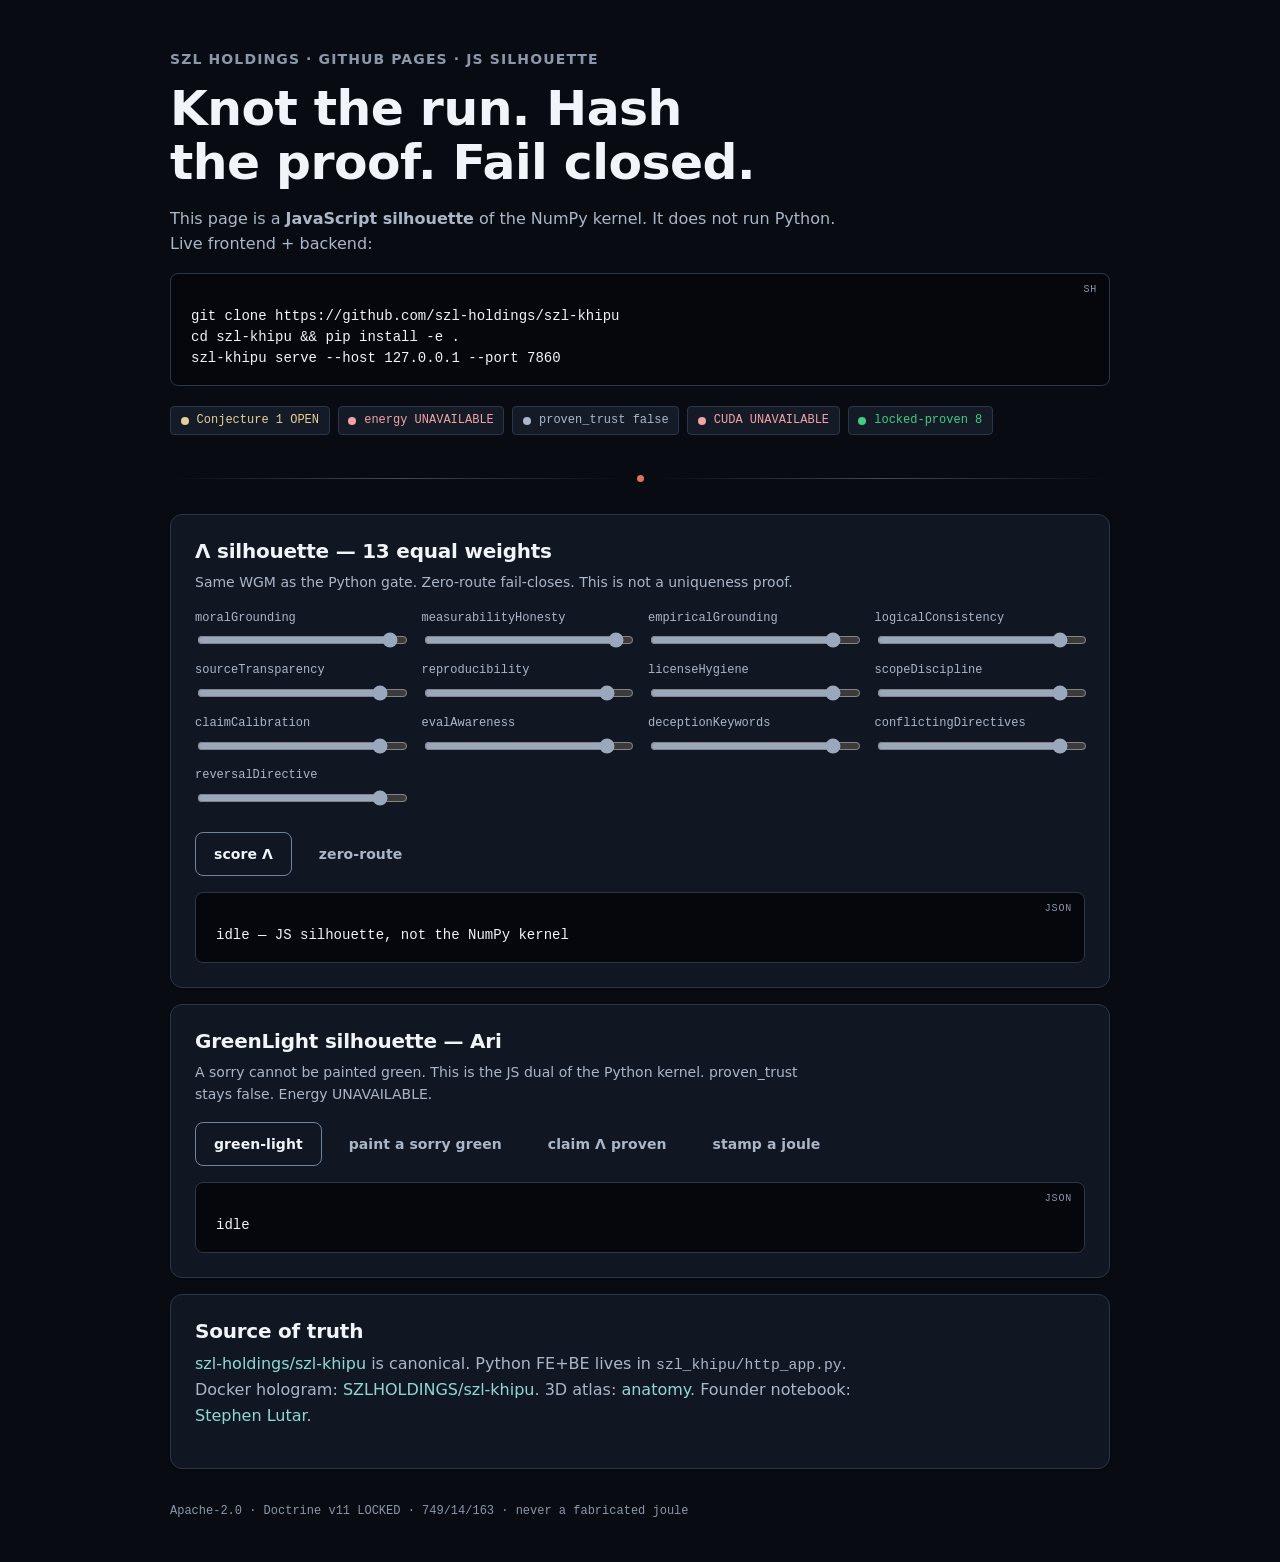
<file: docs/index.html>
<!doctype html>
<html lang="en">
<head>
<meta charset="utf-8">
<meta name="viewport" content="width=device-width,initial-scale=1">
<meta name="color-scheme" content="dark">
<title>SZL KHIPU — knot · hash · fail closed</title>
<meta name="description" content="GitHub Pages silhouette of the Python khipu. Live kernels: clone and szl-khipu serve. Λ is Conjecture 1 OPEN. Energy UNAVAILABLE.">
<link rel="stylesheet" href="./szl/szl-design-system.css">
<style>
/* SZL KANCHAY (founder direction), dark docs surface. Tokens and classes come
   from szl-design-system.css; no color or font literals here. */
*{box-sizing:border-box}
.skip-link:focus{min-height:var(--target-size-coarse);display:inline-flex;align-items:center}
header{max-width:980px;margin:0 auto;padding:var(--space-12) var(--space-5) 0}
header .eyebrow{margin:0}
h1{margin:var(--space-3) 0 var(--space-4);font-size:clamp(var(--text-2xl),6vw,var(--text-4xl));text-wrap:balance}
.lede{max-width:var(--measure);color:var(--text-sub);text-wrap:pretty}
.chips{display:flex;flex-wrap:wrap;gap:var(--space-2);margin:var(--space-5) 0 0}
.orbit-rule{margin:var(--space-10) 0 var(--space-8)}
.card{min-width:0}
.card .lede{font-size:var(--text-sm)}
label{font:var(--weight-regular) var(--text-xs)/1.4 var(--font-mono);color:var(--text-sub);overflow-wrap:anywhere}
input[type=range]{width:min(100%,16rem);min-height:var(--target-size-min);accent-color:var(--color-silver-300)}
@media (pointer:coarse){input[type=range]{min-height:var(--target-size-coarse)}}
.actions{display:flex;flex-wrap:wrap;gap:var(--space-2);align-items:center;margin:var(--space-4) 0 0}
.actions .btn{min-block-size:var(--target-size-coarse)}
.code{margin:var(--space-4) 0 0;white-space:pre-wrap;overflow-wrap:anywhere}
footer{max-width:980px;margin:0 auto;padding:var(--space-8) var(--space-5) var(--space-10);font:var(--weight-regular) var(--text-xs)/1.7 var(--font-mono);color:var(--text-ghost)}
@media (prefers-reduced-motion:reduce){*{transition:none!important}}
header .code{margin:var(--space-4) 0 0}
main{max-width:980px;margin:0 auto;padding:0 var(--space-5) var(--space-8);display:grid;gap:var(--space-4)}
.axes{display:grid;grid-template-columns:repeat(auto-fit,minmax(200px,1fr));gap:var(--space-1) var(--space-4)}
footer{padding-top:0}
</style>
</head>
<body>
<a class="skip-link" href="#main">Skip to content</a>
<header>
  <div class="eyebrow">SZL Holdings · GitHub Pages · JS silhouette</div>
  <h1>Knot the run. Hash the proof. Fail closed.</h1>
  <p class="lede">This page is a <strong>JavaScript silhouette</strong> of the NumPy kernel. It does not run Python. Live frontend + backend:</p>
  <pre class="code" data-lang="sh">git clone https://github.com/szl-holdings/szl-khipu
cd szl-khipu && pip install -e .
szl-khipu serve --host 127.0.0.1 --port 7860</pre>
  <div class="chips">
  <span class="chip chip-conjecture">Conjecture 1 OPEN</span>
  <span class="chip chip-unavailable">energy UNAVAILABLE</span>
  <span class="chip">proven_trust false</span>
  <span class="chip chip-unavailable">CUDA UNAVAILABLE</span>
  <span class="chip chip-proven">locked-proven 8</span>
  </div>
  <div class="orbit-rule" aria-hidden="true"><span class="orbit-rule__node"></span></div>
</header>
<main id="main">
  <section class="card">
    <h2 class="card-title">Λ silhouette — 13 equal weights</h2>
    <p class="lede">Same WGM as the Python gate. Zero-route fail-closes. This is not a uniqueness proof.</p>
    <div class="axes" id="axes"></div>
    <p class="actions"><button type="button" class="btn btn-secondary" id="score">score Λ</button> <button type="button" class="btn btn-ghost" id="zero">zero-route</button></p>
    <pre class="code" data-lang="json" id="out">idle — JS silhouette, not the NumPy kernel</pre>
  </section>
  <section class="card">
    <h2 class="card-title">GreenLight silhouette — Ari</h2>
    <p class="lede">A sorry cannot be painted green. This is the JS dual of the Python kernel. proven_trust stays false. Energy UNAVAILABLE.</p>
    <p class="actions">
      <button type="button" class="btn btn-secondary" id="g-ok">green-light</button>
      <button type="button" class="btn btn-ghost" id="g-sorry">paint a sorry green</button>
      <button type="button" class="btn btn-ghost" id="g-claim">claim Λ proven</button>
      <button type="button" class="btn btn-ghost" id="g-joule">stamp a joule</button>
    </p>
    <pre class="code" data-lang="json" id="gout">idle</pre>
  </section>
  <section class="card">
    <h2 class="card-title">Source of truth</h2>
    <p><a href="https://github.com/szl-holdings/szl-khipu">szl-holdings/szl-khipu</a> is canonical. Python FE+BE lives in <code>szl_khipu/http_app.py</code>. Docker hologram: <a href="https://huggingface.co/spaces/SZLHOLDINGS/szl-khipu">SZLHOLDINGS/szl-khipu</a>. 3D atlas: <a href="https://github.com/szl-holdings/anatomy">anatomy</a>. Founder notebook: <a href="https://stephenlutar2-hash.github.io/founder-page/">Stephen Lutar</a>.</p>
  </section>
</main>
<footer>Apache-2.0 · Doctrine v11 LOCKED · 749/14/163 · never a fabricated joule</footer>
<script>
const N=["moralGrounding","measurabilityHonesty","empiricalGrounding","logicalConsistency","sourceTransparency","reproducibility","licenseHygiene","scopeDiscipline","claimCalibration","evalAwareness","deceptionKeywords","conflictingDirectives","reversalDirective"];
const F=[0.95,0.95,0.9,0.9,0.9,0.9,0.9,0.9,0.9,0.9,0.9,0.9,0.9];
const box=document.getElementById("axes");
box.innerHTML=N.map((n,i)=>`<label>${n}<br><input data-i="${i}" type="range" min="0" max="1" step="0.01" value="${F[i]}"></label>`).join("");
function wgm(x){
  if(x.some(v=>!Number.isFinite(v)||v<=0)) return 0;
  const w=1/x.length, log=x.reduce((s,v)=>s+w*Math.log(v),0), v=Math.exp(log);
  return Number.isFinite(v)?v:0;
}
function read(){return [...box.querySelectorAll("input")].map(el=>Number(el.value))}
function dump(v, blocked, note){
  document.getElementById("out").textContent=JSON.stringify({value:v,blocked,reason:note,proven_trust:false,energy_status:"UNAVAILABLE",conjecture_1:"OPEN",kind:"js-silhouette"},null,2);
}
document.getElementById("score").onclick=()=>{const x=read(),v=wgm(x);dump(v,v===0,v===0?"zero-routed":"advisory pass — uniqueness remains Conjecture 1 OPEN")};
document.getElementById("zero").onclick=()=>{box.querySelector("input").value=0;document.getElementById("score").click()};
function green(paint, claim, joule){
  const checks=[
    {id:"sorry",ok:paint!==1,detail:paint===1?"BLOCKED · a sorry cannot be painted green":"sorry stays sorry · locked-8 is 8, not 21"},
    {id:"conjecture1",ok:claim!==1,detail:claim===1?"BLOCKED · proven_trust cannot be true while Λ is Conjecture 1":"proven_trust locked false · uniqueness OPEN"},
    {id:"energy",ok:joule!==1,detail:joule===1?"BLOCKED · fabricated joule · energy UNAVAILABLE":"energy UNAVAILABLE · never a fabricated joule"}
  ];
  const blocked=checks.some(c=>!c.ok);
  document.getElementById("gout").textContent=JSON.stringify({
    blocked, greenlit:!blocked, proven_trust:false, energy:"UNAVAILABLE", conjecture_1:"OPEN",
    reason: blocked ? checks.find(c=>!c.ok).detail : "GREEN-LIGHT · LIVE bound · proven_trust false · energy UNAVAILABLE",
    checks, kind:"js-silhouette"
  },null,2);
}
document.getElementById("g-ok").onclick=()=>green(0,0,0);
document.getElementById("g-sorry").onclick=()=>green(1,0,0);
document.getElementById("g-claim").onclick=()=>green(0,1,0);
document.getElementById("g-joule").onclick=()=>green(0,0,1);

</script>
</body>
</html>
</file>
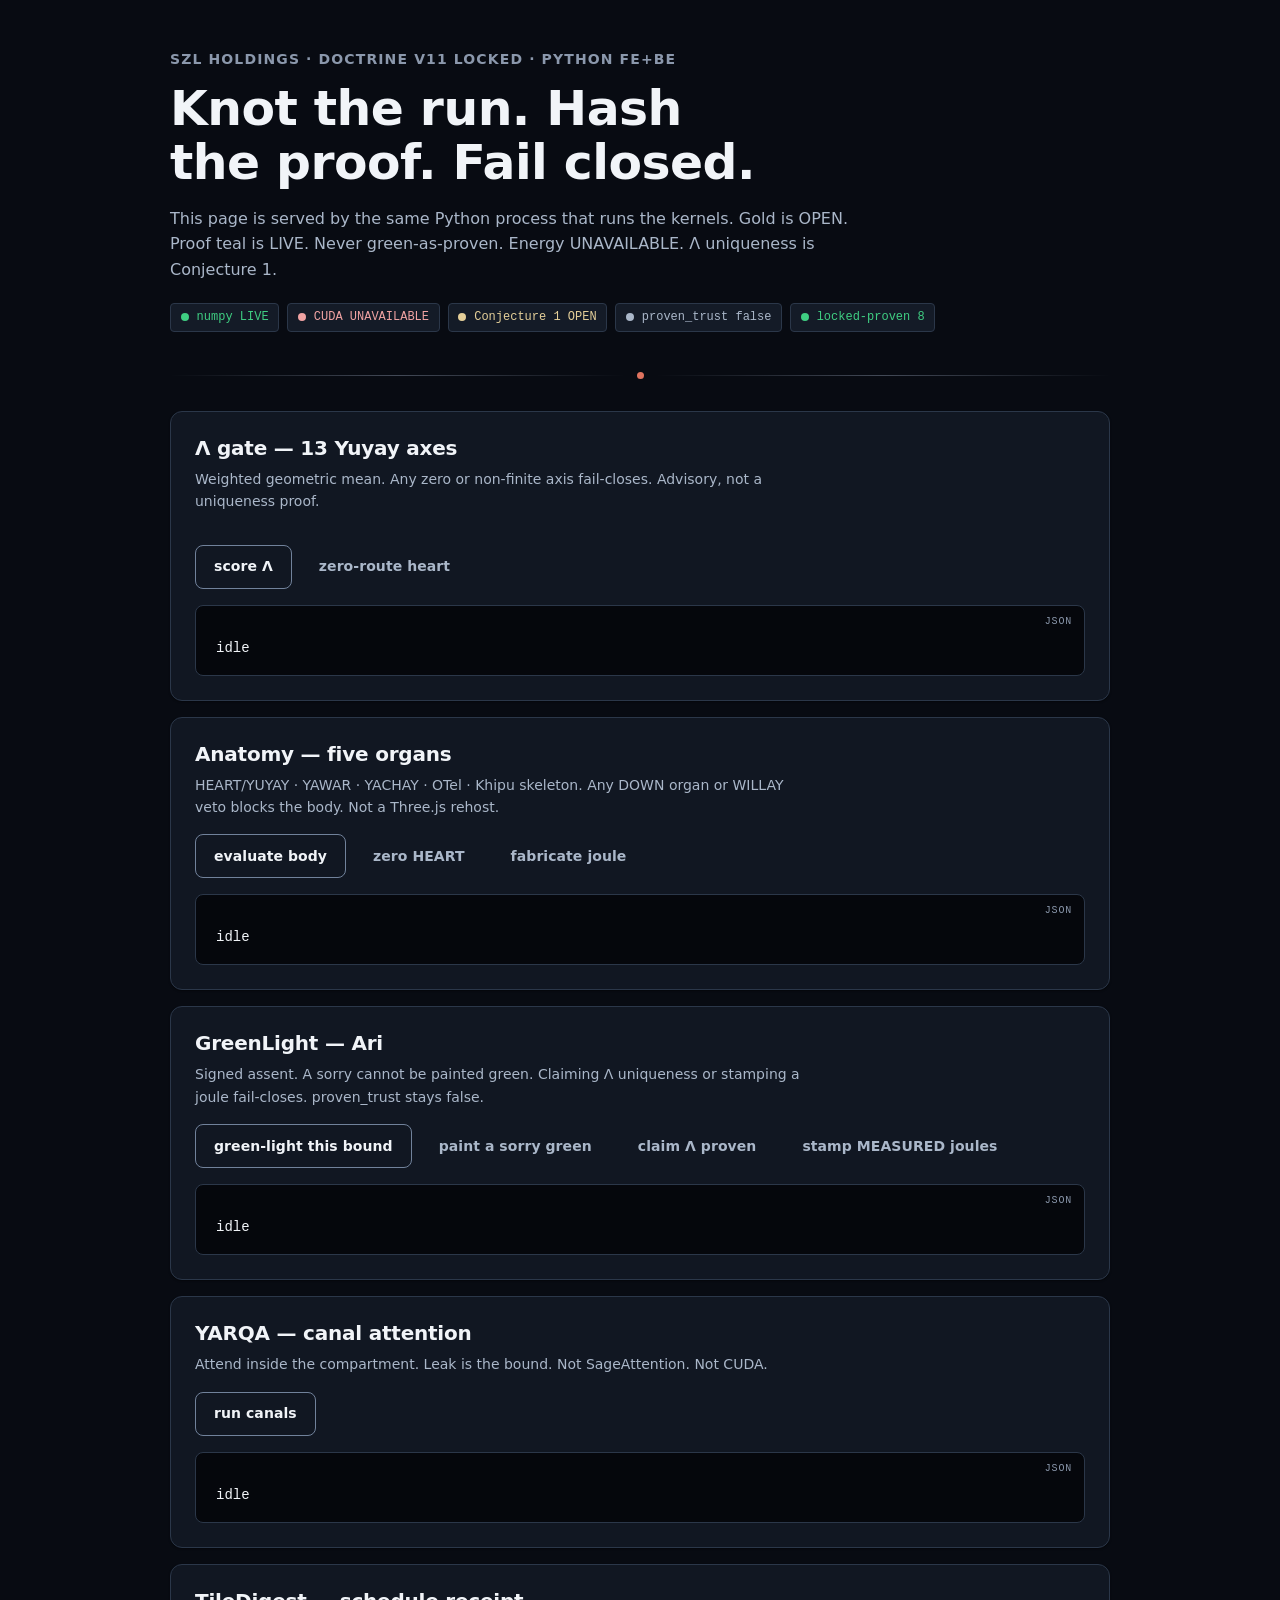
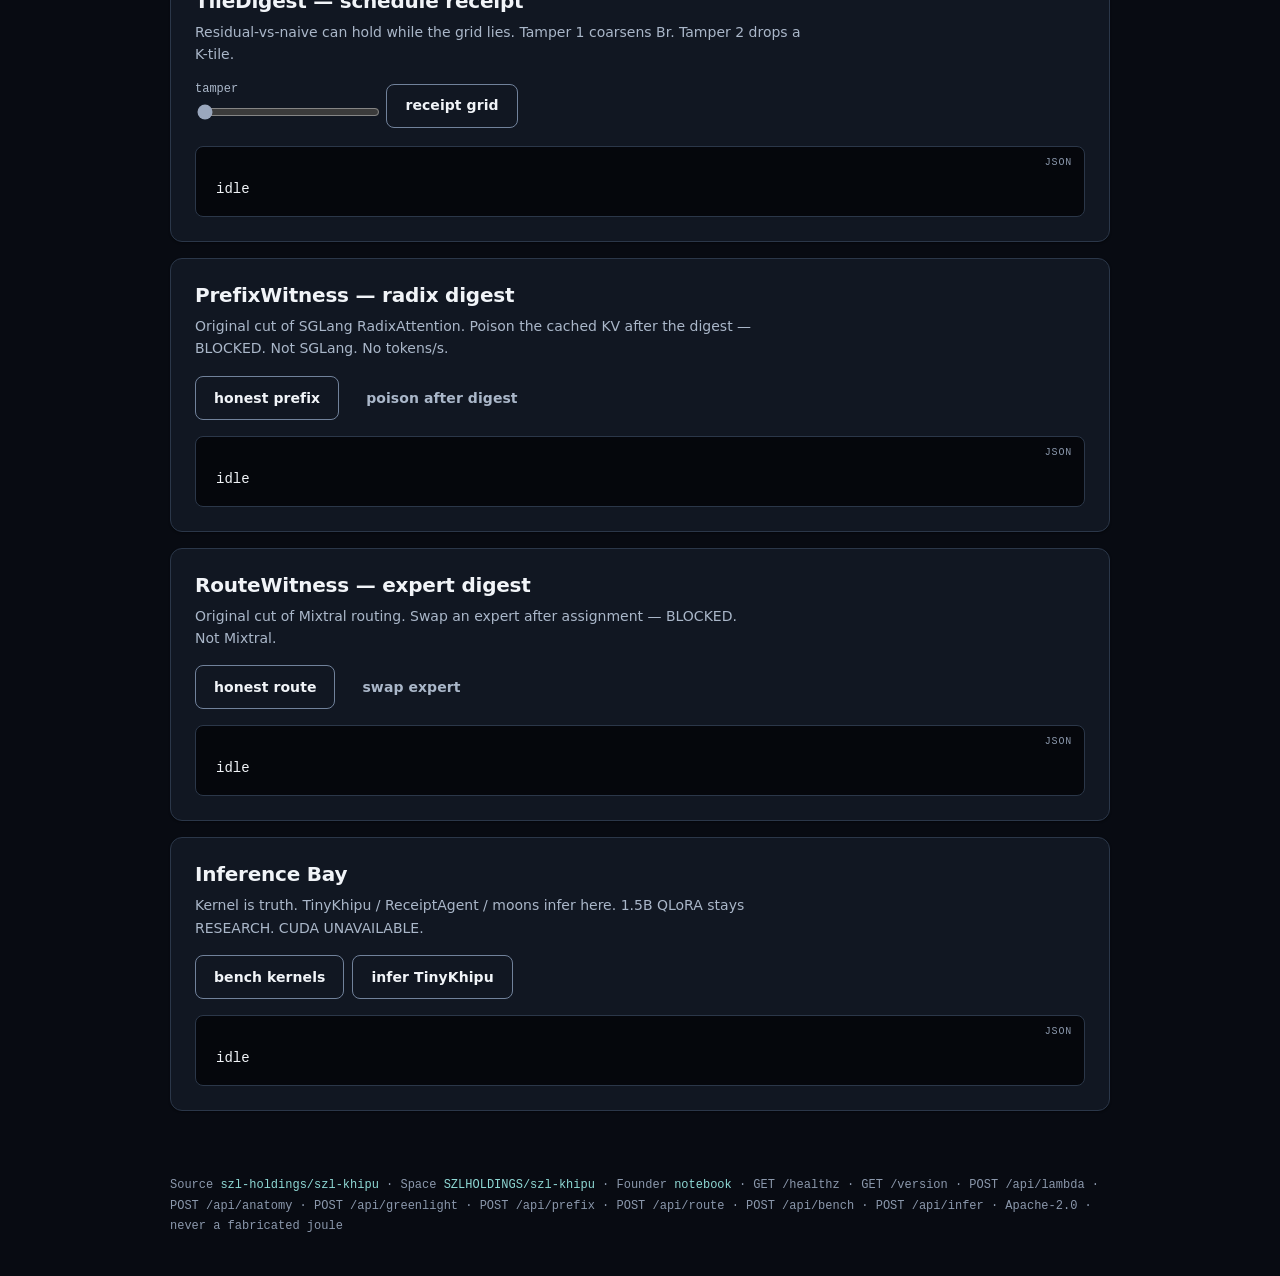
<file: szl_khipu/page.html>
<!doctype html>
<html lang="en">
<head>
<meta charset="utf-8">
<meta name="viewport" content="width=device-width,initial-scale=1">
<meta name="color-scheme" content="dark">
<title>SZL KHIPU — knot · hash · fail closed</title>
<meta name="description" content="Live Python kernels. Λ advisory. Energy UNAVAILABLE. Conjecture 1 OPEN.">
<link rel="stylesheet" href="./szl/szl-design-system.css">
<style>
/* SZL KANCHAY (founder direction), dark operator surface. Tokens and classes come
   from szl-design-system.css; no color or font literals here. */
*{box-sizing:border-box}
.skip-link:focus{min-height:var(--target-size-coarse);display:inline-flex;align-items:center}
header{max-width:980px;margin:0 auto;padding:var(--space-12) var(--space-5) 0}
header .eyebrow{margin:0}
h1{margin:var(--space-3) 0 var(--space-4);font-size:clamp(var(--text-2xl),6vw,var(--text-4xl));text-wrap:balance}
.lede{max-width:var(--measure);color:var(--text-sub);text-wrap:pretty}
.chips{display:flex;flex-wrap:wrap;gap:var(--space-2);margin:var(--space-5) 0 0}
.orbit-rule{margin:var(--space-10) 0 var(--space-8)}
.card{min-width:0}
.card .lede{font-size:var(--text-sm)}
label{font:var(--weight-regular) var(--text-xs)/1.4 var(--font-mono);color:var(--text-sub);overflow-wrap:anywhere}
input[type=range]{width:min(100%,16rem);min-height:var(--target-size-min);accent-color:var(--color-silver-300)}
@media (pointer:coarse){input[type=range]{min-height:var(--target-size-coarse)}}
.actions{display:flex;flex-wrap:wrap;gap:var(--space-2);align-items:center;margin:var(--space-4) 0 0}
.actions .btn{min-block-size:var(--target-size-coarse)}
.code{margin:var(--space-4) 0 0;white-space:pre-wrap;overflow-wrap:anywhere}
footer{max-width:980px;margin:0 auto;padding:var(--space-8) var(--space-5) var(--space-10);font:var(--weight-regular) var(--text-xs)/1.7 var(--font-mono);color:var(--text-ghost)}
@media (prefers-reduced-motion:reduce){*{transition:none!important}}
main{max-width:980px;margin:0 auto;padding:0 var(--space-5) var(--space-8);display:grid;gap:var(--space-4)}
.orgs{display:grid;grid-template-columns:repeat(auto-fit,minmax(140px,1fr));gap:var(--space-2);margin-top:var(--space-4)}
.orgs:empty{display:none}
.org{border:var(--border-hairline) solid var(--border);border-radius:var(--radius-md);background:var(--surface-alt);padding:var(--space-2) var(--space-3);font:var(--weight-regular) var(--text-xs)/1.5 var(--font-mono);color:var(--text-sub)}
.org b{display:block;margin-bottom:2px;font:var(--weight-semibold) var(--text-sm)/1.3 var(--font-display);color:var(--text)}
.axes{display:grid;grid-template-columns:repeat(auto-fit,minmax(220px,1fr));gap:var(--space-1) var(--space-4);margin-top:var(--space-4)}
</style>
</head>
<body>
<a class="skip-link" href="#main">Skip to content</a>
<header>
  <div class="eyebrow">SZL Holdings · Doctrine v11 LOCKED · Python FE+BE</div>
  <h1>Knot the run. Hash the proof. Fail closed.</h1>
  <p class="lede">This page is served by the same Python process that runs the kernels. Gold is OPEN. Proof teal is LIVE. Never green-as-proven. Energy UNAVAILABLE. Λ uniqueness is Conjecture 1.</p>
  <div class="chips">
    <span class="chip chip-live">numpy LIVE</span>
    <span class="chip chip-unavailable">CUDA UNAVAILABLE</span>
    <span class="chip chip-conjecture">Conjecture 1 OPEN</span>
    <span class="chip">proven_trust false</span>
    <span class="chip chip-proven">locked-proven 8</span>
  </div>
  <div class="orbit-rule" aria-hidden="true"><span class="orbit-rule__node"></span></div>
</header>
<main id="main">
  <section class="card" id="lambda">
    <h2 class="card-title">Λ gate — 13 Yuyay axes</h2>
    <p class="lede">Weighted geometric mean. Any zero or non-finite axis fail-closes. Advisory, not a uniqueness proof.</p>
    <div class="axes" id="axis-box"></div>
    <div class="actions">
      <button type="button" class="btn btn-secondary" id="run-lambda">score Λ</button>
      <button type="button" class="btn btn-ghost" id="zero-lambda">zero-route heart</button>
    </div>
    <pre class="code" data-lang="json" id="out-lambda">idle</pre>
  </section>
  <section class="card" id="anatomy">
    <h2 class="card-title">Anatomy — five organs</h2>
    <p class="lede">HEART/YUYAY · YAWAR · YACHAY · OTel · Khipu skeleton. Any DOWN organ or WILLAY veto blocks the body. Not a Three.js rehost.</p>
    <div class="actions">
      <button type="button" class="btn btn-secondary" id="run-anatomy">evaluate body</button>
      <button type="button" class="btn btn-ghost" id="kill-heart">zero HEART</button>
      <button type="button" class="btn btn-ghost" id="fake-joule">fabricate joule</button>
    </div>
    <div class="orgs" id="org-box"></div>
    <pre class="code" data-lang="json" id="out-anatomy">idle</pre>
  </section>
  <section class="card" id="greenlight">
    <h2 class="card-title">GreenLight — Ari</h2>
    <p class="lede">Signed assent. A sorry cannot be painted green. Claiming Λ uniqueness or stamping a joule fail-closes. proven_trust stays false.</p>
    <div class="actions">
      <button type="button" class="btn btn-secondary" id="run-green">green-light this bound</button>
      <button type="button" class="btn btn-ghost" id="paint-sorry">paint a sorry green</button>
      <button type="button" class="btn btn-ghost" id="claim-proven">claim Λ proven</button>
      <button type="button" class="btn btn-ghost" id="stamp-joule">stamp MEASURED joules</button>
    </div>
    <pre class="code" data-lang="json" id="out-green">idle</pre>
  </section>
  <section class="card" id="yarqa">
    <h2 class="card-title">YARQA — canal attention</h2>
    <p class="lede">Attend inside the compartment. Leak is the bound. Not SageAttention. Not CUDA.</p>
    <div class="actions"><button type="button" class="btn btn-secondary" id="run-yarqa">run canals</button></div>
    <pre class="code" data-lang="json" id="out-yarqa">idle</pre>
  </section>
  <section class="card" id="grid">
    <h2 class="card-title">TileDigest — schedule receipt</h2>
    <p class="lede">Residual-vs-naive can hold while the grid lies. Tamper 1 coarsens Br. Tamper 2 drops a K-tile.</p>
    <div class="actions">
      <label>tamper <input id="tamper" type="range" min="0" max="2" value="0"></label>
      <button type="button" class="btn btn-secondary" id="run-grid">receipt grid</button>
    </div>
    <pre class="code" data-lang="json" id="out-grid">idle</pre>
  </section>
  <section class="card" id="prefix">
    <h2 class="card-title">PrefixWitness — radix digest</h2>
    <p class="lede">Original cut of SGLang RadixAttention. Poison the cached KV after the digest — BLOCKED. Not SGLang. No tokens/s.</p>
    <div class="actions">
      <button type="button" class="btn btn-secondary" id="run-prefix">honest prefix</button>
      <button type="button" class="btn btn-ghost" id="hijack-prefix">poison after digest</button>
    </div>
    <pre class="code" data-lang="json" id="out-prefix">idle</pre>
  </section>
  <section class="card" id="route">
    <h2 class="card-title">RouteWitness — expert digest</h2>
    <p class="lede">Original cut of Mixtral routing. Swap an expert after assignment — BLOCKED. Not Mixtral.</p>
    <div class="actions">
      <button type="button" class="btn btn-secondary" id="run-route">honest route</button>
      <button type="button" class="btn btn-ghost" id="swap-route">swap expert</button>
    </div>
    <pre class="code" data-lang="json" id="out-route">idle</pre>
  </section>
  <section class="card" id="infer">
    <h2 class="card-title">Inference Bay</h2>
    <p class="lede">Kernel is truth. TinyKhipu / ReceiptAgent / moons infer here. 1.5B QLoRA stays RESEARCH. CUDA UNAVAILABLE.</p>
    <div class="actions">
      <button type="button" class="btn btn-secondary" id="run-bench">bench kernels</button>
      <button type="button" class="btn btn-secondary" id="run-infer">infer TinyKhipu</button>
    </div>
    <pre class="code" data-lang="json" id="out-infer">idle</pre>
  </section>
</main>
<footer>
  Source <a href="https://github.com/szl-holdings/szl-khipu">szl-holdings/szl-khipu</a>
  · Space <a href="https://huggingface.co/spaces/SZLHOLDINGS/szl-khipu">SZLHOLDINGS/szl-khipu</a>
  · Founder <a href="https://stephenlutar2-hash.github.io/founder-page/">notebook</a>
  · GET /healthz · GET /version · POST /api/lambda · POST /api/anatomy · POST /api/greenlight
  · POST /api/prefix · POST /api/route · POST /api/bench · POST /api/infer
  · Apache-2.0 · never a fabricated joule
</footer>
<script>
const AXES = __AXES__;
const FLOORS = __FLOORS__;
const box = document.getElementById("axis-box");
box.innerHTML = AXES.map((n,i)=>`<label>${n}<br><input data-i="${i}" type="range" min="0" max="1" step="0.01" value="${FLOORS[i]}"></label>`).join("");
function axes(){return [...box.querySelectorAll("input")].map(el=>Number(el.value))}
async function post(path, body){
  const r = await fetch(path,{method:"POST",headers:{"content-type":"application/json"},body:JSON.stringify(body||{})});
  return r.json();
}
function show(id, obj){document.getElementById(id).textContent = JSON.stringify(obj,null,2)}
document.getElementById("run-lambda").onclick = async ()=> show("out-lambda", await post("/api/lambda",{axes:axes()}));
document.getElementById("zero-lambda").onclick = async ()=>{
  const a=axes(); a[0]=0; box.querySelector("input").value=0;
  show("out-lambda", await post("/api/lambda",{axes:a}));
};
document.getElementById("run-anatomy").onclick = async ()=>{
  const y = await post("/api/anatomy",{});
  document.getElementById("org-box").innerHTML = (y.organs||[]).map(o=>`<div class="org"><b>${o.name} / ${o.quechua}</b>${o.status||o.state}<br>${o.detail||o.role||""}</div>`).join("");
  show("out-anatomy", y);
};
document.getElementById("kill-heart").onclick = async ()=> show("out-anatomy", await post("/api/anatomy",{zero_heart:true}));
document.getElementById("fake-joule").onclick = async ()=> show("out-anatomy", await post("/api/anatomy",{fabricate_joule:true}));
document.getElementById("run-green").onclick = async ()=> show("out-green", await post("/api/greenlight",{}));
document.getElementById("paint-sorry").onclick = async ()=> show("out-green", await post("/api/greenlight",{paint_sorry:1}));
document.getElementById("claim-proven").onclick = async ()=> show("out-green", await post("/api/greenlight",{claim_proven:1}));
document.getElementById("stamp-joule").onclick = async ()=> show("out-green", await post("/api/greenlight",{stamp_joule:1}));
document.getElementById("run-yarqa").onclick = async ()=> show("out-yarqa", await post("/api/yarqa",{n_canals:3,seq:12,dim:4,seed:7}));
document.getElementById("run-grid").onclick = async ()=> show("out-grid", await post("/api/tiledigest",{tamper:Number(document.getElementById("tamper").value)}));
document.getElementById("run-prefix").onclick = async ()=> show("out-prefix", await post("/api/prefix",{}));
document.getElementById("hijack-prefix").onclick = async ()=> show("out-prefix", await post("/api/prefix",{hijack:1}));
document.getElementById("run-route").onclick = async ()=> show("out-route", await post("/api/route",{}));
document.getElementById("swap-route").onclick = async ()=> show("out-route", await post("/api/route",{tamper:1}));
document.getElementById("run-bench").onclick = async ()=> show("out-infer", await post("/api/bench",{seed:11}));
document.getElementById("run-infer").onclick = async ()=> show("out-infer", await post("/api/infer",{kind:"tiny_khipu",query:"resolve F18 handle"}));
</script>
</body>
</html>
</file>
<file: docs/szl/szl-design-system.css>
/* ============================================================================
 * SZL HOLDINGS — KANCHAY Design System v1.3.0  ·  szl-design-system.css
 * One self-contained file. 0 runtime CDN. No Google Fonts. No Inter default.
 * No purple gradients. Self-hosted system-font stack only.
 *
 * EVOLVES (does not replace) the canonical KANCHAY token scales:
 *   yawar (blood/red), yuyay (teal — WCAG-AA focus ring), hatun (gold/premium),
 *   gray (neutral), plus the a11oy dark surfaces.
 * ADDS the founder-approved logo palette: space navy #030F29, coral node
 *   #DF735F (accent, used SPARINGLY), silver linework #E9EEF6->#9AA7BD->#5C6B86.
 *
 * Aesthetic: Anthropic calm restraint + Ollama dev-clean + defense-tech
 * gravitas + our own orbital/khipu motif. Generous whitespace. Serious, human,
 * honest. Measured contrast roles. ADDITIVE only — no v11 LOCKED number changed.
 *
 * Brand assets (c) 2026 SZL Holdings · CC BY 4.0 · code Apache-2.0
 * Attribution: ORCID 0009-0001-0110-4173
 * ========================================================================== */

/* --- 0 · Self-hosted font stack (NO CDN, NO webfont download required) ----- */
:root {
  --font-body:
    system-ui, -apple-system, "Segoe UI", "Helvetica Neue", "Liberation Sans",
    Arial, sans-serif;
  --font-display:
    system-ui, -apple-system, "Segoe UI", "Helvetica Neue", "Liberation Sans",
    Arial, sans-serif;
  --font-heading: var(--font-display);
  --font-mono:
    ui-monospace, "SF Mono", "Cascadia Code", "JetBrains Mono", "IBM Plex Mono",
    "Liberation Mono", Menlo, Consolas, monospace;
}

/* --- 1 · COLOR — full palette (KANCHAY scales KEPT; logo palette ADDED) ---- */
:root {
  /* yawar (blood / circulatory receipt ledger) — KEEP */
  --color-yawar-50:#fdecec; --color-yawar-100:#f9cfcf; --color-yawar-200:#f0a3a3;
  --color-yawar-300:#e57373; --color-yawar-400:#d65151; --color-yawar-500:#c0392b;
  --color-yawar-600:#a32a1f; --color-yawar-700:#822018; --color-yawar-800:#5e1712;
  --color-yawar-900:#3d0f0c;
  /* yuyay (thought / 13-axis heart gate) — KEEP; focus ring lives here */
  --color-yuyay-50:#e6f7f6; --color-yuyay-100:#bfeae8; --color-yuyay-200:#8fd9d5;
  --color-yuyay-300:#5cc4bf; --color-yuyay-400:#34aaa4; --color-yuyay-500:#168f89;
  --color-yuyay-600:#0f726e; --color-yuyay-700:#0b5957; --color-yuyay-800:#083f3e;
  --color-yuyay-900:#052827;
  /* hatun (great / premium accent, doctrine governance) — KEEP */
  --color-hatun-50:#faf5e9; --color-hatun-100:#f0e3c4; --color-hatun-200:#e4cf99;
  --color-hatun-300:#d7b96b; --color-hatun-400:#cda64a; --color-hatun-500:#c08f2f;
  --color-hatun-600:#a3741f; --color-hatun-700:#825a18; --color-hatun-800:#5e4012;
  --color-hatun-900:#3d290b;
  /* neutral gray scale — KEEP */
  --color-gray-50:#f5f7fa; --color-gray-100:#e6eaf1; --color-gray-200:#c9d2df;
  --color-gray-300:#a4b1c4; --color-gray-400:#76859b; --color-gray-500:#525f73;
  --color-gray-600:#3c4757; --color-gray-700:#2a3340; --color-gray-800:#1b222c;
  --color-gray-900:#10151c; --color-gray-950:#0a0f1e;
  /* NEW · canonical logo palette (founder-approved) */
  --color-space-900:#030F29; --color-space-800:#061536;
  --color-space-700:#0a1e47; --color-space-600:#102a5e;
  --color-coral-300:#F0917E; --color-coral-400:#DF735F; --color-coral-500:#C4543F;
  --color-silver-100:#E9EEF6; --color-silver-300:#9AA7BD; --color-silver-500:#5C6B86;
  /* NEW 1.3.0 · graphite operational neutrals and warm editorial neutrals (2026-10-06) */
  --color-graphite-950:#05070C; --color-graphite-900:#080B12; --color-graphite-800:#111722;
  --color-graphite-750:#141B27; --color-graphite-700:#182232; --color-graphite-600:#2B3749;
  --color-graphite-400:#71829B; --color-graphite-300:#8B98AC; --color-graphite-200:#AAB7C9;
  --color-graphite-50:#F1F4F8;
  --color-paper-100:#F5F3EE; --color-paper-200:#ECE9E2; --color-mist-100:#EBEEF2;
  --color-mist-200:#D6DBE3; --color-ink-600:#516075; --color-ink-500:#5E6A7C;
  --color-ink-400:#6E7A8C;
  --color-white:#FFFFFF; --color-ink:#0a0f1e; --color-ink-soft:#2a3340;
  /* semantic (status) — KEEP */
  --color-success:#1f9d57; --color-success-strong:#116b3d; --color-success-light:#3fce82;
  --color-warning:#c08f2f; --color-warning-light:#e4cf99;
  --color-error:#c0392b;   --color-error-light:#f0a3a3;
  --color-info:#2f7fb5;    --color-info-light:#7cb8e0;
}

/* --- 2 · SEMANTIC SURFACES — the "polarities" (dark operator default) ------ */
/* A polarity can be declared on any element, not only <html>. A dark panel inside a
   light page (or a light panel inside a dark one) sets data-surface on its own root,
   and every role below re-resolves there, so its text, links, focus and status inks
   follow the panel's ground instead of the page's. */
:root, [data-surface="dark"] {
  --bg:var(--color-graphite-900); --bg-deep:var(--color-graphite-950);
  --surface:var(--color-graphite-800); --surface-alt:var(--color-graphite-750);
  --surface-raised:var(--color-graphite-700);
  --border:var(--color-graphite-600);
  --border-subtle:color-mix(in srgb, var(--color-graphite-600) 55%, transparent);
  --hairline:color-mix(in srgb, var(--color-silver-500) 38%, transparent);
  --control-edge:var(--color-graphite-400);
  --text:var(--color-graphite-50); --text-sub:var(--color-graphite-200);
  --text-ghost:var(--color-graphite-300);
  --accent:var(--color-coral-400); --accent-hover:var(--color-coral-300);
  --accent-press:var(--color-coral-500); --accent-ink:var(--color-space-900);
  /* Action fills are distinct from decorative coral: every small-text state must
     meet 4.5:1. Press keeps the legible fill and adds the button's tactile offset. */
  --action-bg:var(--color-coral-400); --action-hover-bg:var(--color-coral-300);
  --action-press-bg:var(--color-coral-400); --action-ink:var(--color-space-900);
  --hero-atmosphere:color-mix(in srgb, var(--color-space-700) 60%, transparent);
  --holo-silver:var(--color-silver-100); --holo-teal:var(--color-yuyay-300);
  --shadow-card:var(--shadow-sm); --shadow-card-hover:var(--shadow-md);
  --premium:var(--color-hatun-300);
  --link:var(--color-yuyay-200); --link-hover:var(--color-yuyay-100);
  --focus:var(--color-yuyay-400);
  --chip-ok:var(--color-success-light); --chip-warn:var(--color-warning-light);
  --chip-bad:var(--color-error-light);
  color-scheme:dark;
}
[data-surface="light"] {
  --bg:var(--color-paper-100); --bg-deep:var(--color-paper-200);
  --surface:var(--color-white); --surface-alt:var(--color-mist-100); --surface-raised:var(--color-white);
  --border:var(--color-mist-200);
  --border-subtle:color-mix(in srgb, var(--color-mist-200) 60%, transparent);
  --hairline:color-mix(in srgb, var(--color-silver-500) 30%, transparent);
  --control-edge:var(--color-ink-400);
  --text:var(--color-graphite-800); --text-sub:var(--color-ink-600);
  --text-ghost:var(--color-ink-500);
  --accent:var(--color-coral-500); --accent-hover:var(--color-coral-400);
  --accent-press:#a8442f; --accent-ink:var(--color-white);
  /* White on unmodified coral-500 is 4.48:1. This local navy mix preserves the
     palette primitive while making the small primary label legible. */
  --action-bg:color-mix(in srgb, var(--color-coral-500) 94%, var(--color-space-900));
  --action-hover-bg:var(--accent-press);
  --action-press-bg:color-mix(in srgb, var(--accent-press) 90%, var(--color-space-900));
  --action-ink:var(--color-white);
  --hero-atmosphere:color-mix(in srgb, var(--color-silver-300) 16%, transparent);
  --holo-silver:var(--color-silver-500); --holo-teal:var(--color-yuyay-700);
  --shadow-card:0 1px 2px rgba(3,15,41,.08);
  --shadow-card-hover:0 4px 16px rgba(3,15,41,.10);
  --premium:var(--color-hatun-700);
  --link:var(--color-yuyay-700); --link-hover:var(--color-yuyay-800);
  --focus:var(--color-yuyay-600);
  --chip-ok:var(--color-success-strong); --chip-warn:#6b4f00; --chip-bad:#9f281e;
  color-scheme:light;
}
/* Roles derived from a polarity token are re-declared on every surface root so they
   resolve against that surface, and a nested surface carries its own text color. Only
   the two polarity values count; data-surface used as a label is left alone. */
:root, [data-surface="dark"], [data-surface="light"] {
  --shadow-focus:0 0 0 3px color-mix(in srgb, var(--focus) 55%, transparent);
  --holo-edge:linear-gradient(128deg, var(--holo-silver), var(--border) 24%,
    var(--holo-teal) 48%, var(--border) 72%, var(--holo-silver));
}
:where([data-surface="dark"], [data-surface="light"]) { color:var(--text); }

/* A terminal is always graphite, including on an editorial page. These roles are
   palette-bound rather than page-bound, and are included in the tokens-only export. */
:root {
  --code-bg:var(--color-graphite-950); --code-ink:var(--color-graphite-50);
  --code-muted:var(--color-graphite-300); --code-border:var(--color-graphite-600);
  --code-edge:var(--color-graphite-400); --code-focus:var(--color-yuyay-400);
  --code-link:var(--color-yuyay-200); --code-link-hover:var(--color-yuyay-100);
  --code-string:var(--color-success-light); --code-number:var(--color-hatun-300);
}

/* --- 3 · TYPE SCALE — Major Third (1.25), base 16px (KANCHAY scale) -------- */
:root {
  --text-xs:0.75rem; --text-sm:0.875rem; --text-base:1rem; --text-lg:1.25rem;
  --text-xl:1.563rem; --text-2xl:1.953rem; --text-3xl:2.441rem;
  --text-4xl:3.052rem; --text-5xl:3.815rem; --text-6xl:4.768rem;
  --leading-tight:1.1; --leading-snug:1.2; --leading-normal:1.6; --leading-mono:1.5;
  --tracking-tight:-0.011em; --tracking-normal:0; --tracking-caps:0.08em;
  --weight-regular:400; --weight-medium:500; --weight-semibold:600; --weight-bold:700;
}

/* --- 4 · SPACING / RADIUS / SHADOW / MOTION / Z — KEEP canonical tokens ----- */
:root {
  --space-px:1px; --space-1:.25rem; --space-2:.5rem; --space-3:.75rem; --space-4:1rem;
  --space-5:1.25rem; --space-6:1.5rem; --space-8:2rem; --space-10:2.5rem; --space-12:3rem;
  --space-16:4rem; --space-20:5rem; --space-24:6rem;
  --radius-sm:4px; --radius-md:8px; --radius-lg:12px; --radius-xl:16px;
  --radius-2xl:24px; --radius-full:9999px;
  --shadow-sm:0 1px 2px rgba(0,0,0,.40); --shadow-md:0 2px 8px rgba(0,0,0,.45);
  --shadow-lg:0 8px 24px rgba(0,0,0,.50); --shadow-xl:0 16px 48px rgba(0,0,0,.55);
  --shadow-glow-hatun:0 0 0 1px var(--color-hatun-500),
                      0 0 16px color-mix(in srgb, var(--color-hatun-400) 30%, transparent);
  --shadow-node:0 0 0 1px var(--color-coral-500),
                0 0 18px color-mix(in srgb, var(--color-coral-400) 32%, transparent);
  --ease-standard:cubic-bezier(.2,0,0,1); --ease-emphasized:cubic-bezier(.3,0,.1,1);
  --ease-out:cubic-bezier(0,0,.2,1); --ease-in:cubic-bezier(.4,0,1,1);
  --ease-orbit:cubic-bezier(.45,.05,.25,1);
  --duration-instant:75ms; --duration-fast:150ms; --duration-base:250ms;
  --duration-slow:400ms; --duration-slower:600ms; --duration-orbit:24s;
  --z-base:0; --z-raised:10; --z-dropdown:1000; --z-sticky:1100; --z-overlay:1200;
  --z-modal:1300; --z-popover:1400; --z-toast:1500; --z-max:2147483000;
  --z-control-dock:var(--z-popover);
  --border-hairline:1px; --border-thick:2px; --border-focus:3px;
  --measure:68ch; --container:1200px;
  --safe-area-top:env(safe-area-inset-top,0px);
  --safe-area-right:env(safe-area-inset-right,0px);
  --safe-area-bottom:env(safe-area-inset-bottom,0px);
  --safe-area-left:env(safe-area-inset-left,0px);
  --target-size-min:24px; --target-size-coarse:44px;
  --control-dock-max-inline-size:24rem;
}
@media (prefers-reduced-motion: reduce) {
  *, *::before, *::after {
    animation-duration:.01ms !important; animation-iteration-count:1 !important;
    transition-duration:.01ms !important; scroll-behavior:auto !important;
  }
}

/* --- 5 · BASE / RESET ------------------------------------------------------ */
*, *::before, *::after { box-sizing:border-box; }
html { -webkit-text-size-adjust:100%; text-size-adjust:100%; }
body {
  margin:0; background:var(--bg); color:var(--text);
  font-family:var(--font-body); font-size:var(--text-base);
  line-height:var(--leading-normal); font-weight:var(--weight-regular);
  -webkit-font-smoothing:antialiased; -moz-osx-font-smoothing:grayscale;
  text-rendering:optimizeLegibility;
}
h1,h2,h3,h4 { font-family:var(--font-display); color:var(--text);
  letter-spacing:var(--tracking-tight); margin:0 0 var(--space-4);
  text-wrap:balance; overflow-wrap:anywhere; }
h1 { font-size:var(--text-4xl); line-height:var(--leading-tight); font-weight:var(--weight-bold); }
h2 { font-size:var(--text-3xl); line-height:var(--leading-snug); font-weight:var(--weight-semibold); }
h3 { font-size:var(--text-2xl); line-height:var(--leading-snug); font-weight:var(--weight-semibold); }
h4 { font-size:var(--text-xl);  line-height:var(--leading-snug); font-weight:var(--weight-semibold); }
p  { margin:0 0 var(--space-4); max-width:var(--measure); color:var(--text-sub); }
a  { color:var(--link); text-decoration:none; text-underline-offset:3px;
     transition:color var(--duration-fast) var(--ease-standard); }
a:hover { color:var(--link-hover); text-decoration:underline; }
small,.text-sm { font-size:var(--text-sm); }
code,kbd,samp { font-family:var(--font-mono); font-size:.92em; }
hr { border:0; border-top:var(--border-hairline) solid var(--border); margin:var(--space-8) 0; }
::selection { background:color-mix(in srgb, var(--accent) 30%, transparent); }
:where(a,button,input,select,textarea,[tabindex]):focus-visible {
  outline:2px solid var(--focus); outline-offset:2px;
  box-shadow:var(--shadow-focus); border-radius:var(--radius-sm);
}
.tabular,[data-tabular] { font-variant-numeric:tabular-nums lining-nums; }

/* --- 6 · TYPE UTILITIES ---------------------------------------------------- */
.display  { font-family:var(--font-display); font-size:var(--text-5xl);
            line-height:var(--leading-tight); letter-spacing:var(--tracking-tight);
            font-weight:var(--weight-bold); text-wrap:balance; overflow-wrap:anywhere; }
.eyebrow  { font-size:var(--text-sm); font-weight:var(--weight-semibold);
            letter-spacing:var(--tracking-caps); text-transform:uppercase; color:var(--text-ghost); }
.lead     { font-size:var(--text-lg); color:var(--text); max-width:var(--measure); }
.muted    { color:var(--text-sub); }
.ghost    { color:var(--text-ghost); }
.mono     { font-family:var(--font-mono); }

/* --- 7 · LAYOUT HELPERS ---------------------------------------------------- */
.container { width:100%; max-width:var(--container); margin-inline:auto; padding-inline:var(--space-6); }
.stack > * + * { margin-top:var(--space-4); }
.cluster { display:flex; flex-wrap:wrap; gap:var(--space-3); align-items:center; }
.grid-auto { display:grid; gap:var(--space-6);
  grid-template-columns:repeat(auto-fit,minmax(min(100%,16.25rem),1fr)); }
.grid-auto > * { min-inline-size:0; }
.safe-area-inline {
  padding-inline-start:calc(var(--space-6) + var(--safe-area-left));
  padding-inline-end:calc(var(--space-6) + var(--safe-area-right));
}
.safe-area-block-end {
  padding-block-end:calc(var(--space-6) + var(--safe-area-bottom));
}
.control-target {
  display:inline-flex; align-items:center; justify-content:center;
  min-inline-size:var(--target-size-min); min-block-size:var(--target-size-min);
}
.control-dock {
  position:fixed; isolation:isolate; z-index:var(--z-control-dock);
  inset-inline-end:calc(var(--space-4) + var(--safe-area-right));
  inset-block-end:calc(var(--space-4) + var(--safe-area-bottom));
  display:grid; gap:var(--space-3); inline-size:max-content;
  max-inline-size:min(var(--control-dock-max-inline-size),
    calc(100vw - var(--space-4) - var(--space-4) - var(--safe-area-left) - var(--safe-area-right)));
}
.control-dock > * { min-inline-size:0; max-inline-size:100%; }

@media (max-width:640px) {
  .grid-auto { grid-template-columns:minmax(0,1fr); }
  .control-dock {
    inset-inline-start:calc(var(--space-4) + var(--safe-area-left));
    inline-size:auto;
  }
}

/* --- 8 · BUTTONS (coral primary = the single accent, used sparingly) ------- */
.btn {
  --_pad-y:.625rem; --_pad-x:1.125rem;
  display:inline-flex; align-items:center; justify-content:center; gap:var(--space-2);
  min-inline-size:var(--target-size-min); min-block-size:var(--target-size-min);
  max-inline-size:100%;
  padding:var(--_pad-y) var(--_pad-x);
  font-family:var(--font-body); font-size:var(--text-sm); font-weight:var(--weight-semibold);
  line-height:1.3; letter-spacing:.005em; white-space:normal;
  text-align:center; overflow-wrap:anywhere;
  border:var(--border-hairline) solid transparent; border-radius:var(--radius-md);
  cursor:pointer; user-select:none; text-decoration:none;
  transition:background var(--duration-fast) var(--ease-standard),
             border-color var(--duration-fast) var(--ease-standard),
             color var(--duration-fast) var(--ease-standard),
             transform var(--duration-instant) var(--ease-standard);
}
.btn:active { transform:translateY(1px); }
.btn:disabled,.btn[aria-disabled="true"] { opacity:.5; cursor:not-allowed; transform:none; }
.btn:hover { text-decoration:none; }
.btn-primary { background:var(--action-bg); color:var(--action-ink); border-color:var(--action-bg); }
.btn-primary:hover { background:var(--action-hover-bg); color:var(--action-ink); border-color:var(--action-hover-bg); }
.btn-primary:active { background:var(--action-press-bg); color:var(--action-ink); border-color:var(--action-press-bg); }
.btn-secondary { background:transparent; color:var(--text); border-color:var(--control-edge); }
.btn-secondary:hover { color:var(--text); border-color:var(--text-ghost); background:color-mix(in srgb, var(--text) 6%, transparent); }
.btn-ghost { background:transparent; color:var(--text-sub); border-color:transparent; }
.btn-ghost:hover { color:var(--text); background:color-mix(in srgb, var(--text) 7%, transparent); }
.btn-premium { background:transparent; color:var(--premium);
  border-color:color-mix(in srgb, var(--premium) 55%, transparent); }
.btn-premium:hover { color:var(--premium); box-shadow:var(--shadow-glow-hatun);
  background:color-mix(in srgb, var(--premium) 10%, transparent); }
.btn-lg { --_pad-y:.85rem; --_pad-x:1.5rem; font-size:var(--text-base); }
.btn-sm { --_pad-y:.4rem;  --_pad-x:.8rem;  font-size:var(--text-xs); }
@media (pointer:coarse) {
  .btn,.control-target {
    min-inline-size:var(--target-size-coarse); min-block-size:var(--target-size-coarse);
  }
}

/* --- 9 · CARDS (dark-first, optional orbital arc accent) ------------------- */
.card {
  background:var(--surface); border:var(--border-hairline) solid var(--border);
  border-radius:var(--radius-lg); padding:var(--space-6); box-shadow:var(--shadow-card);
  transition:border-color var(--duration-base) var(--ease-standard),
             box-shadow var(--duration-base) var(--ease-standard);
}
.card:hover { box-shadow:var(--shadow-card-hover); border-color:var(--border-subtle); }
.card-raised { background:var(--surface-raised); box-shadow:var(--shadow-card-hover); }
.card-title { font-family:var(--font-display); font-size:var(--text-lg);
  font-weight:var(--weight-semibold); margin:0 0 var(--space-2); color:var(--text); }
.card-orbit { position:relative; overflow:hidden; }
.card-orbit::before { content:""; position:absolute; inset:-40% -30% auto auto;
  width:140%; aspect-ratio:1; border-radius:var(--radius-full);
  border:1px solid color-mix(in srgb, var(--color-silver-300) 22%, transparent);
  transform:rotate(-22deg); pointer-events:none; }

/* Opt-in foil edge: one silver/teal reflection, an opaque reading ground, no
   overlay, animation, extra coral node or interaction implied by decoration.
   Compatible with .card / .evidence-card and native forced-color boundaries. */
.surface-holo,.surface-holo:hover {
  border:var(--border-hairline) solid transparent;
  background:linear-gradient(var(--surface),var(--surface)) padding-box,
    var(--holo-edge) border-box;
}

/* --- 10 · BADGES + PROOF-STATUS CHIPS (honest vocabulary; never color-only) - */
.badge { display:inline-flex; align-items:center; gap:var(--space-1);
  padding:.2rem .55rem; font-size:var(--text-xs); font-weight:var(--weight-semibold);
  letter-spacing:.02em; border-radius:var(--radius-sm);
  border:var(--border-hairline) solid var(--border);
  background:color-mix(in srgb, var(--text) 5%, transparent); color:var(--text-sub); }
.badge-accent  { color:var(--accent);  border-color:color-mix(in srgb,var(--accent) 45%,transparent);
                 background:color-mix(in srgb,var(--accent) 10%,transparent); }
.badge-premium { color:var(--premium); border-color:color-mix(in srgb,var(--premium) 45%,transparent);
                 background:color-mix(in srgb,var(--premium) 10%,transparent); }
.chip { display:inline-flex; align-items:center; gap:var(--space-2);
  padding:.25rem .6rem; font-family:var(--font-mono); font-size:var(--text-xs);
  border-radius:var(--radius-sm); border:var(--border-hairline) solid var(--border);
  background:var(--surface-alt); color:var(--text-sub);
  font-variant-numeric:tabular-nums lining-nums; }
.chip::before { content:""; width:.5rem; height:.5rem; border-radius:var(--radius-full);
  background:currentColor; flex:0 0 auto; }
.chip-proven     { color:var(--chip-ok); }
.chip-conjecture { color:var(--chip-warn); }
.chip-sorry      { color:var(--chip-bad); }
.chip-axiom      { color:var(--link); }
.chip-live       { color:var(--chip-ok); }
.chip-sample     { color:var(--text-ghost); }
.chip-simulated  { color:var(--chip-warn); }
.chip-unavailable { color:var(--chip-bad); }

/* --- 11 · RECEIPT / PROOF chip (signature component) ----------------------- */
.receipt { display:inline-flex; align-items:center; gap:var(--space-3);
  flex-wrap:wrap; max-inline-size:100%;
  padding:var(--space-2) var(--space-3); font-family:var(--font-mono); font-size:var(--text-xs);
  background:var(--surface-alt); color:var(--text-sub);
  border:var(--border-hairline) solid var(--border); border-radius:var(--radius-sm);
  font-variant-numeric:tabular-nums lining-nums; }
.receipt__dot { width:.55rem; height:.55rem; border-radius:var(--radius-full);
  background:var(--chip-ok); flex:0 0 auto;
  box-shadow:0 0 0 3px color-mix(in srgb, var(--chip-ok) 22%, transparent); }
.receipt__root { color:var(--text); letter-spacing:.02em; min-inline-size:0;
  overflow-wrap:anywhere; }
.receipt__label { color:var(--text-ghost); text-transform:uppercase;
  letter-spacing:var(--tracking-caps); font-size:10px; }
.receipt[data-state="unverified"] .receipt__dot { background:var(--chip-warn);
  box-shadow:0 0 0 3px color-mix(in srgb, var(--chip-warn) 22%, transparent); }
.receipt[data-state="failed"] .receipt__dot { background:var(--chip-bad);
  box-shadow:0 0 0 3px color-mix(in srgb, var(--chip-bad) 22%, transparent); }

/* --- 12 · CODE BLOCK (Ollama-clean, copy-paste-first) ---------------------- */
.code {
  --text:var(--code-ink); --text-sub:var(--code-muted); --text-ghost:var(--code-muted);
  --link:var(--code-link); --link-hover:var(--code-link-hover);
  --border:var(--code-border); --control-edge:var(--code-edge); --focus:var(--code-focus);
  --shadow-focus:0 0 0 3px color-mix(in srgb, var(--focus) 55%, transparent);
  position:relative; display:block; min-inline-size:0; max-inline-size:100%;
  font-family:var(--font-mono); color-scheme:dark;
  font-size:var(--text-sm); line-height:var(--leading-mono);
  background:var(--code-bg); color:var(--code-ink);
  border:var(--border-hairline) solid var(--border); border-radius:var(--radius-md);
  padding:var(--space-4) var(--space-5); overflow-x:auto; white-space:pre; tab-size:2; }
.code[data-lang] { padding-block-start:var(--space-8); }
.code--copyable,.code:has(.code__copy) { padding-block-end:var(--space-12); }
.code::before { content:attr(data-lang); position:absolute; top:var(--space-2); right:var(--space-3);
  font-size:10px; letter-spacing:var(--tracking-caps); text-transform:uppercase; color:var(--text-ghost); }
.code .tok-comment { color:var(--text-ghost); }
.code .tok-key     { color:var(--link); }
.code .tok-str     { color:var(--code-string); }
.code .tok-num     { color:var(--code-number); }
.code__copy { position:absolute; bottom:var(--space-2); right:var(--space-2); }

/* --- 13 · NAV (sticky, hairline, calm) ------------------------------------- */
.nav { position:sticky; top:0; z-index:var(--z-sticky);
  display:flex; flex-wrap:wrap; align-items:center; gap:var(--space-2) var(--space-6);
  min-block-size:64px; padding:var(--space-2) var(--space-6);
  background:color-mix(in srgb, var(--bg) 82%, transparent);
  backdrop-filter:saturate(140%) blur(10px);
  border-bottom:var(--border-hairline) solid var(--border); }
.nav__brand { display:flex; align-items:center; gap:var(--space-3);
  min-inline-size:0; max-inline-size:100%; overflow-wrap:anywhere;
  font-family:var(--font-display); font-weight:var(--weight-bold);
  letter-spacing:var(--tracking-tight); color:var(--text); text-decoration:none; }
.nav__brand img,.nav__brand svg { height:28px; width:auto; display:block; }
.nav__links { display:flex; flex-wrap:wrap; align-items:center; gap:var(--space-2) var(--space-5);
  min-inline-size:0; margin-inline-start:auto; }
.nav__link { display:inline-flex; align-items:center;
  min-block-size:var(--target-size-min); padding-block:var(--space-1);
  max-inline-size:100%; overflow-wrap:anywhere;
  font-size:var(--text-sm); font-weight:var(--weight-medium); color:var(--text-sub); }
.nav__link:hover,.nav__link[aria-current="page"] { color:var(--text); text-decoration:none; }
.nav__link[aria-current="page"] { position:relative; }
.nav__link[aria-current="page"]::after { content:""; position:absolute; left:0; right:0; bottom:0;
  height:2px; background:var(--accent); border-radius:var(--radius-full); }
@media (max-width:640px) {
  /* A wrapped header stays in flow at narrow/zoomed widths so it cannot cover focus. */
  .nav { position:relative; }
  .nav__links { margin-inline-start:0; }
}
@media (pointer:coarse) {
  .nav__brand,.nav__link { min-block-size:var(--target-size-coarse); }
}

/* --- 14 · HERO (deep-space; one orbital arc + one coral node) -------------- */
.hero { position:relative; overflow:hidden; isolation:isolate; padding:clamp(4rem,10vw,8rem) 0;
  background:radial-gradient(120% 80% at 70% -10%,
      var(--hero-atmosphere), transparent 60%), var(--bg); }
.hero__inner { max-width:var(--container); margin-inline:auto; padding-inline:var(--space-6);
  position:relative; z-index:1; }
.hero__title { font-family:var(--font-display); font-weight:var(--weight-bold);
  font-size:clamp(2.4rem,5vw,var(--text-6xl)); line-height:1.05;
  letter-spacing:var(--tracking-tight); margin:0 0 var(--space-5); max-width:18ch; }
.hero__sub { font-size:var(--text-lg); color:var(--text-sub); max-width:54ch; margin-bottom:var(--space-8); }
.hero__orbit { position:absolute; inset:0; z-index:0; pointer-events:none; overflow:hidden; }
.hero__orbit::before { content:""; position:absolute; top:8%; right:-6%;
  width:min(54vw,760px); aspect-ratio:1.9/1; transform:rotate(-22deg);
  border:1px solid color-mix(in srgb, var(--color-silver-300) 26%, transparent);
  border-radius:var(--radius-full); }
.hero__node { position:absolute; top:11%; right:14%; width:14px; height:14px;
  border-radius:var(--radius-full); background:var(--accent); box-shadow:var(--shadow-node);
  animation:orbit-drift var(--duration-orbit) linear infinite; }
@keyframes orbit-drift { to { transform:rotate(360deg) translateX(2px) rotate(-360deg); } }

/* --- 15 · ORBIT DIVIDER (orbital/khipu motif as a section rule) ------------ */
.orbit-rule { display:flex; align-items:center; gap:var(--space-3); margin:var(--space-12) 0; color:var(--text-ghost); }
.orbit-rule::before,.orbit-rule::after { content:""; height:1px; flex:1;
  background:linear-gradient(to right, transparent,
    color-mix(in srgb, var(--color-silver-300) 40%, transparent), transparent); }

/* --- 16 - EVIDENCE CARD + DECISION METRIC --------------------------------- */
.evidence-card { display:grid; gap:var(--space-4); background:var(--surface);
  border:var(--border-hairline) solid var(--border); border-radius:var(--radius-lg);
  padding:var(--space-6); }
.evidence-card__header { display:flex; align-items:flex-start; justify-content:space-between;
  gap:var(--space-4); }
.evidence-card__title { margin:0; font-size:var(--text-lg); }
.evidence-card__meta { display:grid; gap:var(--space-2); margin:0; }
.evidence-card__meta > div { display:grid; grid-template-columns:minmax(7rem,.35fr) 1fr;
  gap:var(--space-3); padding-top:var(--space-2); border-top:1px solid var(--hairline); }
.evidence-card__meta dt { color:var(--text-ghost); font-size:var(--text-xs);
  font-weight:var(--weight-semibold); letter-spacing:var(--tracking-caps); text-transform:uppercase; }
.evidence-card__meta dd { margin:0; color:var(--text); overflow-wrap:anywhere; }
.metric { display:grid; gap:var(--space-1); }
.metric__value { color:var(--text); font:var(--weight-bold) var(--text-2xl)/1 var(--font-display);
  font-variant-numeric:tabular-nums lining-nums; }
.metric__label { color:var(--text-ghost); font-size:var(--text-xs);
  letter-spacing:var(--tracking-caps); text-transform:uppercase; }

@media (max-width:640px) {
  .evidence-card__header { display:grid; }
  .evidence-card__meta > div { grid-template-columns:1fr; gap:var(--space-1); }
}

@media (forced-colors:active) {
  .chip::before,.receipt__dot,.hero__node { border:1px solid currentColor; }
  .surface-holo,.surface-holo:hover { background:Canvas; border-color:CanvasText; }
}
.orbit-rule__node { width:7px; height:7px; border-radius:var(--radius-full);
  background:var(--accent); flex:0 0 auto; }

/* --- 16 · TABLE (audit / count data) --------------------------------------- */
.table { width:100%; border-collapse:collapse; font-size:var(--text-sm); }
.table th { text-align:left; font-weight:var(--weight-semibold); color:var(--text-sub);
  font-size:var(--text-xs); letter-spacing:var(--tracking-caps); text-transform:uppercase;
  padding:var(--space-3) var(--space-4); border-bottom:var(--border-hairline) solid var(--border); }
.table td { padding:var(--space-3) var(--space-4);
  border-bottom:var(--border-hairline) solid var(--border-subtle); color:var(--text); }
.table td.num { font-family:var(--font-mono); font-variant-numeric:tabular-nums lining-nums; text-align:right; }

/* --- 17 · SKIP LINK (a11y) ------------------------------------------------- */
.skip-link { position:absolute; left:-9999px; z-index:var(--z-max);
  background:var(--surface); color:var(--text); padding:var(--space-3) var(--space-4);
  border-radius:var(--radius-md); border:var(--border-hairline) solid var(--border); }
.skip-link:focus { left:var(--space-4); top:var(--space-4); }

/* End — szl-design-system.css · CC BY 4.0 · ORCID 0009-0001-0110-4173 · ADDITIVE only */
</file>
<file: szl_khipu/szl/szl-design-system.css>
/* ============================================================================
 * SZL HOLDINGS — KANCHAY Design System v1.3.0  ·  szl-design-system.css
 * One self-contained file. 0 runtime CDN. No Google Fonts. No Inter default.
 * No purple gradients. Self-hosted system-font stack only.
 *
 * EVOLVES (does not replace) the canonical KANCHAY token scales:
 *   yawar (blood/red), yuyay (teal — WCAG-AA focus ring), hatun (gold/premium),
 *   gray (neutral), plus the a11oy dark surfaces.
 * ADDS the founder-approved logo palette: space navy #030F29, coral node
 *   #DF735F (accent, used SPARINGLY), silver linework #E9EEF6->#9AA7BD->#5C6B86.
 *
 * Aesthetic: Anthropic calm restraint + Ollama dev-clean + defense-tech
 * gravitas + our own orbital/khipu motif. Generous whitespace. Serious, human,
 * honest. Measured contrast roles. ADDITIVE only — no v11 LOCKED number changed.
 *
 * Brand assets (c) 2026 SZL Holdings · CC BY 4.0 · code Apache-2.0
 * Attribution: ORCID 0009-0001-0110-4173
 * ========================================================================== */

/* --- 0 · Self-hosted font stack (NO CDN, NO webfont download required) ----- */
:root {
  --font-body:
    system-ui, -apple-system, "Segoe UI", "Helvetica Neue", "Liberation Sans",
    Arial, sans-serif;
  --font-display:
    system-ui, -apple-system, "Segoe UI", "Helvetica Neue", "Liberation Sans",
    Arial, sans-serif;
  --font-heading: var(--font-display);
  --font-mono:
    ui-monospace, "SF Mono", "Cascadia Code", "JetBrains Mono", "IBM Plex Mono",
    "Liberation Mono", Menlo, Consolas, monospace;
}

/* --- 1 · COLOR — full palette (KANCHAY scales KEPT; logo palette ADDED) ---- */
:root {
  /* yawar (blood / circulatory receipt ledger) — KEEP */
  --color-yawar-50:#fdecec; --color-yawar-100:#f9cfcf; --color-yawar-200:#f0a3a3;
  --color-yawar-300:#e57373; --color-yawar-400:#d65151; --color-yawar-500:#c0392b;
  --color-yawar-600:#a32a1f; --color-yawar-700:#822018; --color-yawar-800:#5e1712;
  --color-yawar-900:#3d0f0c;
  /* yuyay (thought / 13-axis heart gate) — KEEP; focus ring lives here */
  --color-yuyay-50:#e6f7f6; --color-yuyay-100:#bfeae8; --color-yuyay-200:#8fd9d5;
  --color-yuyay-300:#5cc4bf; --color-yuyay-400:#34aaa4; --color-yuyay-500:#168f89;
  --color-yuyay-600:#0f726e; --color-yuyay-700:#0b5957; --color-yuyay-800:#083f3e;
  --color-yuyay-900:#052827;
  /* hatun (great / premium accent, doctrine governance) — KEEP */
  --color-hatun-50:#faf5e9; --color-hatun-100:#f0e3c4; --color-hatun-200:#e4cf99;
  --color-hatun-300:#d7b96b; --color-hatun-400:#cda64a; --color-hatun-500:#c08f2f;
  --color-hatun-600:#a3741f; --color-hatun-700:#825a18; --color-hatun-800:#5e4012;
  --color-hatun-900:#3d290b;
  /* neutral gray scale — KEEP */
  --color-gray-50:#f5f7fa; --color-gray-100:#e6eaf1; --color-gray-200:#c9d2df;
  --color-gray-300:#a4b1c4; --color-gray-400:#76859b; --color-gray-500:#525f73;
  --color-gray-600:#3c4757; --color-gray-700:#2a3340; --color-gray-800:#1b222c;
  --color-gray-900:#10151c; --color-gray-950:#0a0f1e;
  /* NEW · canonical logo palette (founder-approved) */
  --color-space-900:#030F29; --color-space-800:#061536;
  --color-space-700:#0a1e47; --color-space-600:#102a5e;
  --color-coral-300:#F0917E; --color-coral-400:#DF735F; --color-coral-500:#C4543F;
  --color-silver-100:#E9EEF6; --color-silver-300:#9AA7BD; --color-silver-500:#5C6B86;
  /* NEW 1.3.0 · graphite operational neutrals and warm editorial neutrals (2026-10-06) */
  --color-graphite-950:#05070C; --color-graphite-900:#080B12; --color-graphite-800:#111722;
  --color-graphite-750:#141B27; --color-graphite-700:#182232; --color-graphite-600:#2B3749;
  --color-graphite-400:#71829B; --color-graphite-300:#8B98AC; --color-graphite-200:#AAB7C9;
  --color-graphite-50:#F1F4F8;
  --color-paper-100:#F5F3EE; --color-paper-200:#ECE9E2; --color-mist-100:#EBEEF2;
  --color-mist-200:#D6DBE3; --color-ink-600:#516075; --color-ink-500:#5E6A7C;
  --color-ink-400:#6E7A8C;
  --color-white:#FFFFFF; --color-ink:#0a0f1e; --color-ink-soft:#2a3340;
  /* semantic (status) — KEEP */
  --color-success:#1f9d57; --color-success-strong:#116b3d; --color-success-light:#3fce82;
  --color-warning:#c08f2f; --color-warning-light:#e4cf99;
  --color-error:#c0392b;   --color-error-light:#f0a3a3;
  --color-info:#2f7fb5;    --color-info-light:#7cb8e0;
}

/* --- 2 · SEMANTIC SURFACES — the "polarities" (dark operator default) ------ */
/* A polarity can be declared on any element, not only <html>. A dark panel inside a
   light page (or a light panel inside a dark one) sets data-surface on its own root,
   and every role below re-resolves there, so its text, links, focus and status inks
   follow the panel's ground instead of the page's. */
:root, [data-surface="dark"] {
  --bg:var(--color-graphite-900); --bg-deep:var(--color-graphite-950);
  --surface:var(--color-graphite-800); --surface-alt:var(--color-graphite-750);
  --surface-raised:var(--color-graphite-700);
  --border:var(--color-graphite-600);
  --border-subtle:color-mix(in srgb, var(--color-graphite-600) 55%, transparent);
  --hairline:color-mix(in srgb, var(--color-silver-500) 38%, transparent);
  --control-edge:var(--color-graphite-400);
  --text:var(--color-graphite-50); --text-sub:var(--color-graphite-200);
  --text-ghost:var(--color-graphite-300);
  --accent:var(--color-coral-400); --accent-hover:var(--color-coral-300);
  --accent-press:var(--color-coral-500); --accent-ink:var(--color-space-900);
  /* Action fills are distinct from decorative coral: every small-text state must
     meet 4.5:1. Press keeps the legible fill and adds the button's tactile offset. */
  --action-bg:var(--color-coral-400); --action-hover-bg:var(--color-coral-300);
  --action-press-bg:var(--color-coral-400); --action-ink:var(--color-space-900);
  --hero-atmosphere:color-mix(in srgb, var(--color-space-700) 60%, transparent);
  --holo-silver:var(--color-silver-100); --holo-teal:var(--color-yuyay-300);
  --shadow-card:var(--shadow-sm); --shadow-card-hover:var(--shadow-md);
  --premium:var(--color-hatun-300);
  --link:var(--color-yuyay-200); --link-hover:var(--color-yuyay-100);
  --focus:var(--color-yuyay-400);
  --chip-ok:var(--color-success-light); --chip-warn:var(--color-warning-light);
  --chip-bad:var(--color-error-light);
  color-scheme:dark;
}
[data-surface="light"] {
  --bg:var(--color-paper-100); --bg-deep:var(--color-paper-200);
  --surface:var(--color-white); --surface-alt:var(--color-mist-100); --surface-raised:var(--color-white);
  --border:var(--color-mist-200);
  --border-subtle:color-mix(in srgb, var(--color-mist-200) 60%, transparent);
  --hairline:color-mix(in srgb, var(--color-silver-500) 30%, transparent);
  --control-edge:var(--color-ink-400);
  --text:var(--color-graphite-800); --text-sub:var(--color-ink-600);
  --text-ghost:var(--color-ink-500);
  --accent:var(--color-coral-500); --accent-hover:var(--color-coral-400);
  --accent-press:#a8442f; --accent-ink:var(--color-white);
  /* White on unmodified coral-500 is 4.48:1. This local navy mix preserves the
     palette primitive while making the small primary label legible. */
  --action-bg:color-mix(in srgb, var(--color-coral-500) 94%, var(--color-space-900));
  --action-hover-bg:var(--accent-press);
  --action-press-bg:color-mix(in srgb, var(--accent-press) 90%, var(--color-space-900));
  --action-ink:var(--color-white);
  --hero-atmosphere:color-mix(in srgb, var(--color-silver-300) 16%, transparent);
  --holo-silver:var(--color-silver-500); --holo-teal:var(--color-yuyay-700);
  --shadow-card:0 1px 2px rgba(3,15,41,.08);
  --shadow-card-hover:0 4px 16px rgba(3,15,41,.10);
  --premium:var(--color-hatun-700);
  --link:var(--color-yuyay-700); --link-hover:var(--color-yuyay-800);
  --focus:var(--color-yuyay-600);
  --chip-ok:var(--color-success-strong); --chip-warn:#6b4f00; --chip-bad:#9f281e;
  color-scheme:light;
}
/* Roles derived from a polarity token are re-declared on every surface root so they
   resolve against that surface, and a nested surface carries its own text color. Only
   the two polarity values count; data-surface used as a label is left alone. */
:root, [data-surface="dark"], [data-surface="light"] {
  --shadow-focus:0 0 0 3px color-mix(in srgb, var(--focus) 55%, transparent);
  --holo-edge:linear-gradient(128deg, var(--holo-silver), var(--border) 24%,
    var(--holo-teal) 48%, var(--border) 72%, var(--holo-silver));
}
:where([data-surface="dark"], [data-surface="light"]) { color:var(--text); }

/* A terminal is always graphite, including on an editorial page. These roles are
   palette-bound rather than page-bound, and are included in the tokens-only export. */
:root {
  --code-bg:var(--color-graphite-950); --code-ink:var(--color-graphite-50);
  --code-muted:var(--color-graphite-300); --code-border:var(--color-graphite-600);
  --code-edge:var(--color-graphite-400); --code-focus:var(--color-yuyay-400);
  --code-link:var(--color-yuyay-200); --code-link-hover:var(--color-yuyay-100);
  --code-string:var(--color-success-light); --code-number:var(--color-hatun-300);
}

/* --- 3 · TYPE SCALE — Major Third (1.25), base 16px (KANCHAY scale) -------- */
:root {
  --text-xs:0.75rem; --text-sm:0.875rem; --text-base:1rem; --text-lg:1.25rem;
  --text-xl:1.563rem; --text-2xl:1.953rem; --text-3xl:2.441rem;
  --text-4xl:3.052rem; --text-5xl:3.815rem; --text-6xl:4.768rem;
  --leading-tight:1.1; --leading-snug:1.2; --leading-normal:1.6; --leading-mono:1.5;
  --tracking-tight:-0.011em; --tracking-normal:0; --tracking-caps:0.08em;
  --weight-regular:400; --weight-medium:500; --weight-semibold:600; --weight-bold:700;
}

/* --- 4 · SPACING / RADIUS / SHADOW / MOTION / Z — KEEP canonical tokens ----- */
:root {
  --space-px:1px; --space-1:.25rem; --space-2:.5rem; --space-3:.75rem; --space-4:1rem;
  --space-5:1.25rem; --space-6:1.5rem; --space-8:2rem; --space-10:2.5rem; --space-12:3rem;
  --space-16:4rem; --space-20:5rem; --space-24:6rem;
  --radius-sm:4px; --radius-md:8px; --radius-lg:12px; --radius-xl:16px;
  --radius-2xl:24px; --radius-full:9999px;
  --shadow-sm:0 1px 2px rgba(0,0,0,.40); --shadow-md:0 2px 8px rgba(0,0,0,.45);
  --shadow-lg:0 8px 24px rgba(0,0,0,.50); --shadow-xl:0 16px 48px rgba(0,0,0,.55);
  --shadow-glow-hatun:0 0 0 1px var(--color-hatun-500),
                      0 0 16px color-mix(in srgb, var(--color-hatun-400) 30%, transparent);
  --shadow-node:0 0 0 1px var(--color-coral-500),
                0 0 18px color-mix(in srgb, var(--color-coral-400) 32%, transparent);
  --ease-standard:cubic-bezier(.2,0,0,1); --ease-emphasized:cubic-bezier(.3,0,.1,1);
  --ease-out:cubic-bezier(0,0,.2,1); --ease-in:cubic-bezier(.4,0,1,1);
  --ease-orbit:cubic-bezier(.45,.05,.25,1);
  --duration-instant:75ms; --duration-fast:150ms; --duration-base:250ms;
  --duration-slow:400ms; --duration-slower:600ms; --duration-orbit:24s;
  --z-base:0; --z-raised:10; --z-dropdown:1000; --z-sticky:1100; --z-overlay:1200;
  --z-modal:1300; --z-popover:1400; --z-toast:1500; --z-max:2147483000;
  --z-control-dock:var(--z-popover);
  --border-hairline:1px; --border-thick:2px; --border-focus:3px;
  --measure:68ch; --container:1200px;
  --safe-area-top:env(safe-area-inset-top,0px);
  --safe-area-right:env(safe-area-inset-right,0px);
  --safe-area-bottom:env(safe-area-inset-bottom,0px);
  --safe-area-left:env(safe-area-inset-left,0px);
  --target-size-min:24px; --target-size-coarse:44px;
  --control-dock-max-inline-size:24rem;
}
@media (prefers-reduced-motion: reduce) {
  *, *::before, *::after {
    animation-duration:.01ms !important; animation-iteration-count:1 !important;
    transition-duration:.01ms !important; scroll-behavior:auto !important;
  }
}

/* --- 5 · BASE / RESET ------------------------------------------------------ */
*, *::before, *::after { box-sizing:border-box; }
html { -webkit-text-size-adjust:100%; text-size-adjust:100%; }
body {
  margin:0; background:var(--bg); color:var(--text);
  font-family:var(--font-body); font-size:var(--text-base);
  line-height:var(--leading-normal); font-weight:var(--weight-regular);
  -webkit-font-smoothing:antialiased; -moz-osx-font-smoothing:grayscale;
  text-rendering:optimizeLegibility;
}
h1,h2,h3,h4 { font-family:var(--font-display); color:var(--text);
  letter-spacing:var(--tracking-tight); margin:0 0 var(--space-4);
  text-wrap:balance; overflow-wrap:anywhere; }
h1 { font-size:var(--text-4xl); line-height:var(--leading-tight); font-weight:var(--weight-bold); }
h2 { font-size:var(--text-3xl); line-height:var(--leading-snug); font-weight:var(--weight-semibold); }
h3 { font-size:var(--text-2xl); line-height:var(--leading-snug); font-weight:var(--weight-semibold); }
h4 { font-size:var(--text-xl);  line-height:var(--leading-snug); font-weight:var(--weight-semibold); }
p  { margin:0 0 var(--space-4); max-width:var(--measure); color:var(--text-sub); }
a  { color:var(--link); text-decoration:none; text-underline-offset:3px;
     transition:color var(--duration-fast) var(--ease-standard); }
a:hover { color:var(--link-hover); text-decoration:underline; }
small,.text-sm { font-size:var(--text-sm); }
code,kbd,samp { font-family:var(--font-mono); font-size:.92em; }
hr { border:0; border-top:var(--border-hairline) solid var(--border); margin:var(--space-8) 0; }
::selection { background:color-mix(in srgb, var(--accent) 30%, transparent); }
:where(a,button,input,select,textarea,[tabindex]):focus-visible {
  outline:2px solid var(--focus); outline-offset:2px;
  box-shadow:var(--shadow-focus); border-radius:var(--radius-sm);
}
.tabular,[data-tabular] { font-variant-numeric:tabular-nums lining-nums; }

/* --- 6 · TYPE UTILITIES ---------------------------------------------------- */
.display  { font-family:var(--font-display); font-size:var(--text-5xl);
            line-height:var(--leading-tight); letter-spacing:var(--tracking-tight);
            font-weight:var(--weight-bold); text-wrap:balance; overflow-wrap:anywhere; }
.eyebrow  { font-size:var(--text-sm); font-weight:var(--weight-semibold);
            letter-spacing:var(--tracking-caps); text-transform:uppercase; color:var(--text-ghost); }
.lead     { font-size:var(--text-lg); color:var(--text); max-width:var(--measure); }
.muted    { color:var(--text-sub); }
.ghost    { color:var(--text-ghost); }
.mono     { font-family:var(--font-mono); }

/* --- 7 · LAYOUT HELPERS ---------------------------------------------------- */
.container { width:100%; max-width:var(--container); margin-inline:auto; padding-inline:var(--space-6); }
.stack > * + * { margin-top:var(--space-4); }
.cluster { display:flex; flex-wrap:wrap; gap:var(--space-3); align-items:center; }
.grid-auto { display:grid; gap:var(--space-6);
  grid-template-columns:repeat(auto-fit,minmax(min(100%,16.25rem),1fr)); }
.grid-auto > * { min-inline-size:0; }
.safe-area-inline {
  padding-inline-start:calc(var(--space-6) + var(--safe-area-left));
  padding-inline-end:calc(var(--space-6) + var(--safe-area-right));
}
.safe-area-block-end {
  padding-block-end:calc(var(--space-6) + var(--safe-area-bottom));
}
.control-target {
  display:inline-flex; align-items:center; justify-content:center;
  min-inline-size:var(--target-size-min); min-block-size:var(--target-size-min);
}
.control-dock {
  position:fixed; isolation:isolate; z-index:var(--z-control-dock);
  inset-inline-end:calc(var(--space-4) + var(--safe-area-right));
  inset-block-end:calc(var(--space-4) + var(--safe-area-bottom));
  display:grid; gap:var(--space-3); inline-size:max-content;
  max-inline-size:min(var(--control-dock-max-inline-size),
    calc(100vw - var(--space-4) - var(--space-4) - var(--safe-area-left) - var(--safe-area-right)));
}
.control-dock > * { min-inline-size:0; max-inline-size:100%; }

@media (max-width:640px) {
  .grid-auto { grid-template-columns:minmax(0,1fr); }
  .control-dock {
    inset-inline-start:calc(var(--space-4) + var(--safe-area-left));
    inline-size:auto;
  }
}

/* --- 8 · BUTTONS (coral primary = the single accent, used sparingly) ------- */
.btn {
  --_pad-y:.625rem; --_pad-x:1.125rem;
  display:inline-flex; align-items:center; justify-content:center; gap:var(--space-2);
  min-inline-size:var(--target-size-min); min-block-size:var(--target-size-min);
  max-inline-size:100%;
  padding:var(--_pad-y) var(--_pad-x);
  font-family:var(--font-body); font-size:var(--text-sm); font-weight:var(--weight-semibold);
  line-height:1.3; letter-spacing:.005em; white-space:normal;
  text-align:center; overflow-wrap:anywhere;
  border:var(--border-hairline) solid transparent; border-radius:var(--radius-md);
  cursor:pointer; user-select:none; text-decoration:none;
  transition:background var(--duration-fast) var(--ease-standard),
             border-color var(--duration-fast) var(--ease-standard),
             color var(--duration-fast) var(--ease-standard),
             transform var(--duration-instant) var(--ease-standard);
}
.btn:active { transform:translateY(1px); }
.btn:disabled,.btn[aria-disabled="true"] { opacity:.5; cursor:not-allowed; transform:none; }
.btn:hover { text-decoration:none; }
.btn-primary { background:var(--action-bg); color:var(--action-ink); border-color:var(--action-bg); }
.btn-primary:hover { background:var(--action-hover-bg); color:var(--action-ink); border-color:var(--action-hover-bg); }
.btn-primary:active { background:var(--action-press-bg); color:var(--action-ink); border-color:var(--action-press-bg); }
.btn-secondary { background:transparent; color:var(--text); border-color:var(--control-edge); }
.btn-secondary:hover { color:var(--text); border-color:var(--text-ghost); background:color-mix(in srgb, var(--text) 6%, transparent); }
.btn-ghost { background:transparent; color:var(--text-sub); border-color:transparent; }
.btn-ghost:hover { color:var(--text); background:color-mix(in srgb, var(--text) 7%, transparent); }
.btn-premium { background:transparent; color:var(--premium);
  border-color:color-mix(in srgb, var(--premium) 55%, transparent); }
.btn-premium:hover { color:var(--premium); box-shadow:var(--shadow-glow-hatun);
  background:color-mix(in srgb, var(--premium) 10%, transparent); }
.btn-lg { --_pad-y:.85rem; --_pad-x:1.5rem; font-size:var(--text-base); }
.btn-sm { --_pad-y:.4rem;  --_pad-x:.8rem;  font-size:var(--text-xs); }
@media (pointer:coarse) {
  .btn,.control-target {
    min-inline-size:var(--target-size-coarse); min-block-size:var(--target-size-coarse);
  }
}

/* --- 9 · CARDS (dark-first, optional orbital arc accent) ------------------- */
.card {
  background:var(--surface); border:var(--border-hairline) solid var(--border);
  border-radius:var(--radius-lg); padding:var(--space-6); box-shadow:var(--shadow-card);
  transition:border-color var(--duration-base) var(--ease-standard),
             box-shadow var(--duration-base) var(--ease-standard);
}
.card:hover { box-shadow:var(--shadow-card-hover); border-color:var(--border-subtle); }
.card-raised { background:var(--surface-raised); box-shadow:var(--shadow-card-hover); }
.card-title { font-family:var(--font-display); font-size:var(--text-lg);
  font-weight:var(--weight-semibold); margin:0 0 var(--space-2); color:var(--text); }
.card-orbit { position:relative; overflow:hidden; }
.card-orbit::before { content:""; position:absolute; inset:-40% -30% auto auto;
  width:140%; aspect-ratio:1; border-radius:var(--radius-full);
  border:1px solid color-mix(in srgb, var(--color-silver-300) 22%, transparent);
  transform:rotate(-22deg); pointer-events:none; }

/* Opt-in foil edge: one silver/teal reflection, an opaque reading ground, no
   overlay, animation, extra coral node or interaction implied by decoration.
   Compatible with .card / .evidence-card and native forced-color boundaries. */
.surface-holo,.surface-holo:hover {
  border:var(--border-hairline) solid transparent;
  background:linear-gradient(var(--surface),var(--surface)) padding-box,
    var(--holo-edge) border-box;
}

/* --- 10 · BADGES + PROOF-STATUS CHIPS (honest vocabulary; never color-only) - */
.badge { display:inline-flex; align-items:center; gap:var(--space-1);
  padding:.2rem .55rem; font-size:var(--text-xs); font-weight:var(--weight-semibold);
  letter-spacing:.02em; border-radius:var(--radius-sm);
  border:var(--border-hairline) solid var(--border);
  background:color-mix(in srgb, var(--text) 5%, transparent); color:var(--text-sub); }
.badge-accent  { color:var(--accent);  border-color:color-mix(in srgb,var(--accent) 45%,transparent);
                 background:color-mix(in srgb,var(--accent) 10%,transparent); }
.badge-premium { color:var(--premium); border-color:color-mix(in srgb,var(--premium) 45%,transparent);
                 background:color-mix(in srgb,var(--premium) 10%,transparent); }
.chip { display:inline-flex; align-items:center; gap:var(--space-2);
  padding:.25rem .6rem; font-family:var(--font-mono); font-size:var(--text-xs);
  border-radius:var(--radius-sm); border:var(--border-hairline) solid var(--border);
  background:var(--surface-alt); color:var(--text-sub);
  font-variant-numeric:tabular-nums lining-nums; }
.chip::before { content:""; width:.5rem; height:.5rem; border-radius:var(--radius-full);
  background:currentColor; flex:0 0 auto; }
.chip-proven     { color:var(--chip-ok); }
.chip-conjecture { color:var(--chip-warn); }
.chip-sorry      { color:var(--chip-bad); }
.chip-axiom      { color:var(--link); }
.chip-live       { color:var(--chip-ok); }
.chip-sample     { color:var(--text-ghost); }
.chip-simulated  { color:var(--chip-warn); }
.chip-unavailable { color:var(--chip-bad); }

/* --- 11 · RECEIPT / PROOF chip (signature component) ----------------------- */
.receipt { display:inline-flex; align-items:center; gap:var(--space-3);
  flex-wrap:wrap; max-inline-size:100%;
  padding:var(--space-2) var(--space-3); font-family:var(--font-mono); font-size:var(--text-xs);
  background:var(--surface-alt); color:var(--text-sub);
  border:var(--border-hairline) solid var(--border); border-radius:var(--radius-sm);
  font-variant-numeric:tabular-nums lining-nums; }
.receipt__dot { width:.55rem; height:.55rem; border-radius:var(--radius-full);
  background:var(--chip-ok); flex:0 0 auto;
  box-shadow:0 0 0 3px color-mix(in srgb, var(--chip-ok) 22%, transparent); }
.receipt__root { color:var(--text); letter-spacing:.02em; min-inline-size:0;
  overflow-wrap:anywhere; }
.receipt__label { color:var(--text-ghost); text-transform:uppercase;
  letter-spacing:var(--tracking-caps); font-size:10px; }
.receipt[data-state="unverified"] .receipt__dot { background:var(--chip-warn);
  box-shadow:0 0 0 3px color-mix(in srgb, var(--chip-warn) 22%, transparent); }
.receipt[data-state="failed"] .receipt__dot { background:var(--chip-bad);
  box-shadow:0 0 0 3px color-mix(in srgb, var(--chip-bad) 22%, transparent); }

/* --- 12 · CODE BLOCK (Ollama-clean, copy-paste-first) ---------------------- */
.code {
  --text:var(--code-ink); --text-sub:var(--code-muted); --text-ghost:var(--code-muted);
  --link:var(--code-link); --link-hover:var(--code-link-hover);
  --border:var(--code-border); --control-edge:var(--code-edge); --focus:var(--code-focus);
  --shadow-focus:0 0 0 3px color-mix(in srgb, var(--focus) 55%, transparent);
  position:relative; display:block; min-inline-size:0; max-inline-size:100%;
  font-family:var(--font-mono); color-scheme:dark;
  font-size:var(--text-sm); line-height:var(--leading-mono);
  background:var(--code-bg); color:var(--code-ink);
  border:var(--border-hairline) solid var(--border); border-radius:var(--radius-md);
  padding:var(--space-4) var(--space-5); overflow-x:auto; white-space:pre; tab-size:2; }
.code[data-lang] { padding-block-start:var(--space-8); }
.code--copyable,.code:has(.code__copy) { padding-block-end:var(--space-12); }
.code::before { content:attr(data-lang); position:absolute; top:var(--space-2); right:var(--space-3);
  font-size:10px; letter-spacing:var(--tracking-caps); text-transform:uppercase; color:var(--text-ghost); }
.code .tok-comment { color:var(--text-ghost); }
.code .tok-key     { color:var(--link); }
.code .tok-str     { color:var(--code-string); }
.code .tok-num     { color:var(--code-number); }
.code__copy { position:absolute; bottom:var(--space-2); right:var(--space-2); }

/* --- 13 · NAV (sticky, hairline, calm) ------------------------------------- */
.nav { position:sticky; top:0; z-index:var(--z-sticky);
  display:flex; flex-wrap:wrap; align-items:center; gap:var(--space-2) var(--space-6);
  min-block-size:64px; padding:var(--space-2) var(--space-6);
  background:color-mix(in srgb, var(--bg) 82%, transparent);
  backdrop-filter:saturate(140%) blur(10px);
  border-bottom:var(--border-hairline) solid var(--border); }
.nav__brand { display:flex; align-items:center; gap:var(--space-3);
  min-inline-size:0; max-inline-size:100%; overflow-wrap:anywhere;
  font-family:var(--font-display); font-weight:var(--weight-bold);
  letter-spacing:var(--tracking-tight); color:var(--text); text-decoration:none; }
.nav__brand img,.nav__brand svg { height:28px; width:auto; display:block; }
.nav__links { display:flex; flex-wrap:wrap; align-items:center; gap:var(--space-2) var(--space-5);
  min-inline-size:0; margin-inline-start:auto; }
.nav__link { display:inline-flex; align-items:center;
  min-block-size:var(--target-size-min); padding-block:var(--space-1);
  max-inline-size:100%; overflow-wrap:anywhere;
  font-size:var(--text-sm); font-weight:var(--weight-medium); color:var(--text-sub); }
.nav__link:hover,.nav__link[aria-current="page"] { color:var(--text); text-decoration:none; }
.nav__link[aria-current="page"] { position:relative; }
.nav__link[aria-current="page"]::after { content:""; position:absolute; left:0; right:0; bottom:0;
  height:2px; background:var(--accent); border-radius:var(--radius-full); }
@media (max-width:640px) {
  /* A wrapped header stays in flow at narrow/zoomed widths so it cannot cover focus. */
  .nav { position:relative; }
  .nav__links { margin-inline-start:0; }
}
@media (pointer:coarse) {
  .nav__brand,.nav__link { min-block-size:var(--target-size-coarse); }
}

/* --- 14 · HERO (deep-space; one orbital arc + one coral node) -------------- */
.hero { position:relative; overflow:hidden; isolation:isolate; padding:clamp(4rem,10vw,8rem) 0;
  background:radial-gradient(120% 80% at 70% -10%,
      var(--hero-atmosphere), transparent 60%), var(--bg); }
.hero__inner { max-width:var(--container); margin-inline:auto; padding-inline:var(--space-6);
  position:relative; z-index:1; }
.hero__title { font-family:var(--font-display); font-weight:var(--weight-bold);
  font-size:clamp(2.4rem,5vw,var(--text-6xl)); line-height:1.05;
  letter-spacing:var(--tracking-tight); margin:0 0 var(--space-5); max-width:18ch; }
.hero__sub { font-size:var(--text-lg); color:var(--text-sub); max-width:54ch; margin-bottom:var(--space-8); }
.hero__orbit { position:absolute; inset:0; z-index:0; pointer-events:none; overflow:hidden; }
.hero__orbit::before { content:""; position:absolute; top:8%; right:-6%;
  width:min(54vw,760px); aspect-ratio:1.9/1; transform:rotate(-22deg);
  border:1px solid color-mix(in srgb, var(--color-silver-300) 26%, transparent);
  border-radius:var(--radius-full); }
.hero__node { position:absolute; top:11%; right:14%; width:14px; height:14px;
  border-radius:var(--radius-full); background:var(--accent); box-shadow:var(--shadow-node);
  animation:orbit-drift var(--duration-orbit) linear infinite; }
@keyframes orbit-drift { to { transform:rotate(360deg) translateX(2px) rotate(-360deg); } }

/* --- 15 · ORBIT DIVIDER (orbital/khipu motif as a section rule) ------------ */
.orbit-rule { display:flex; align-items:center; gap:var(--space-3); margin:var(--space-12) 0; color:var(--text-ghost); }
.orbit-rule::before,.orbit-rule::after { content:""; height:1px; flex:1;
  background:linear-gradient(to right, transparent,
    color-mix(in srgb, var(--color-silver-300) 40%, transparent), transparent); }

/* --- 16 - EVIDENCE CARD + DECISION METRIC --------------------------------- */
.evidence-card { display:grid; gap:var(--space-4); background:var(--surface);
  border:var(--border-hairline) solid var(--border); border-radius:var(--radius-lg);
  padding:var(--space-6); }
.evidence-card__header { display:flex; align-items:flex-start; justify-content:space-between;
  gap:var(--space-4); }
.evidence-card__title { margin:0; font-size:var(--text-lg); }
.evidence-card__meta { display:grid; gap:var(--space-2); margin:0; }
.evidence-card__meta > div { display:grid; grid-template-columns:minmax(7rem,.35fr) 1fr;
  gap:var(--space-3); padding-top:var(--space-2); border-top:1px solid var(--hairline); }
.evidence-card__meta dt { color:var(--text-ghost); font-size:var(--text-xs);
  font-weight:var(--weight-semibold); letter-spacing:var(--tracking-caps); text-transform:uppercase; }
.evidence-card__meta dd { margin:0; color:var(--text); overflow-wrap:anywhere; }
.metric { display:grid; gap:var(--space-1); }
.metric__value { color:var(--text); font:var(--weight-bold) var(--text-2xl)/1 var(--font-display);
  font-variant-numeric:tabular-nums lining-nums; }
.metric__label { color:var(--text-ghost); font-size:var(--text-xs);
  letter-spacing:var(--tracking-caps); text-transform:uppercase; }

@media (max-width:640px) {
  .evidence-card__header { display:grid; }
  .evidence-card__meta > div { grid-template-columns:1fr; gap:var(--space-1); }
}

@media (forced-colors:active) {
  .chip::before,.receipt__dot,.hero__node { border:1px solid currentColor; }
  .surface-holo,.surface-holo:hover { background:Canvas; border-color:CanvasText; }
}
.orbit-rule__node { width:7px; height:7px; border-radius:var(--radius-full);
  background:var(--accent); flex:0 0 auto; }

/* --- 16 · TABLE (audit / count data) --------------------------------------- */
.table { width:100%; border-collapse:collapse; font-size:var(--text-sm); }
.table th { text-align:left; font-weight:var(--weight-semibold); color:var(--text-sub);
  font-size:var(--text-xs); letter-spacing:var(--tracking-caps); text-transform:uppercase;
  padding:var(--space-3) var(--space-4); border-bottom:var(--border-hairline) solid var(--border); }
.table td { padding:var(--space-3) var(--space-4);
  border-bottom:var(--border-hairline) solid var(--border-subtle); color:var(--text); }
.table td.num { font-family:var(--font-mono); font-variant-numeric:tabular-nums lining-nums; text-align:right; }

/* --- 17 · SKIP LINK (a11y) ------------------------------------------------- */
.skip-link { position:absolute; left:-9999px; z-index:var(--z-max);
  background:var(--surface); color:var(--text); padding:var(--space-3) var(--space-4);
  border-radius:var(--radius-md); border:var(--border-hairline) solid var(--border); }
.skip-link:focus { left:var(--space-4); top:var(--space-4); }

/* End — szl-design-system.css · CC BY 4.0 · ORCID 0009-0001-0110-4173 · ADDITIVE only */
</file>
